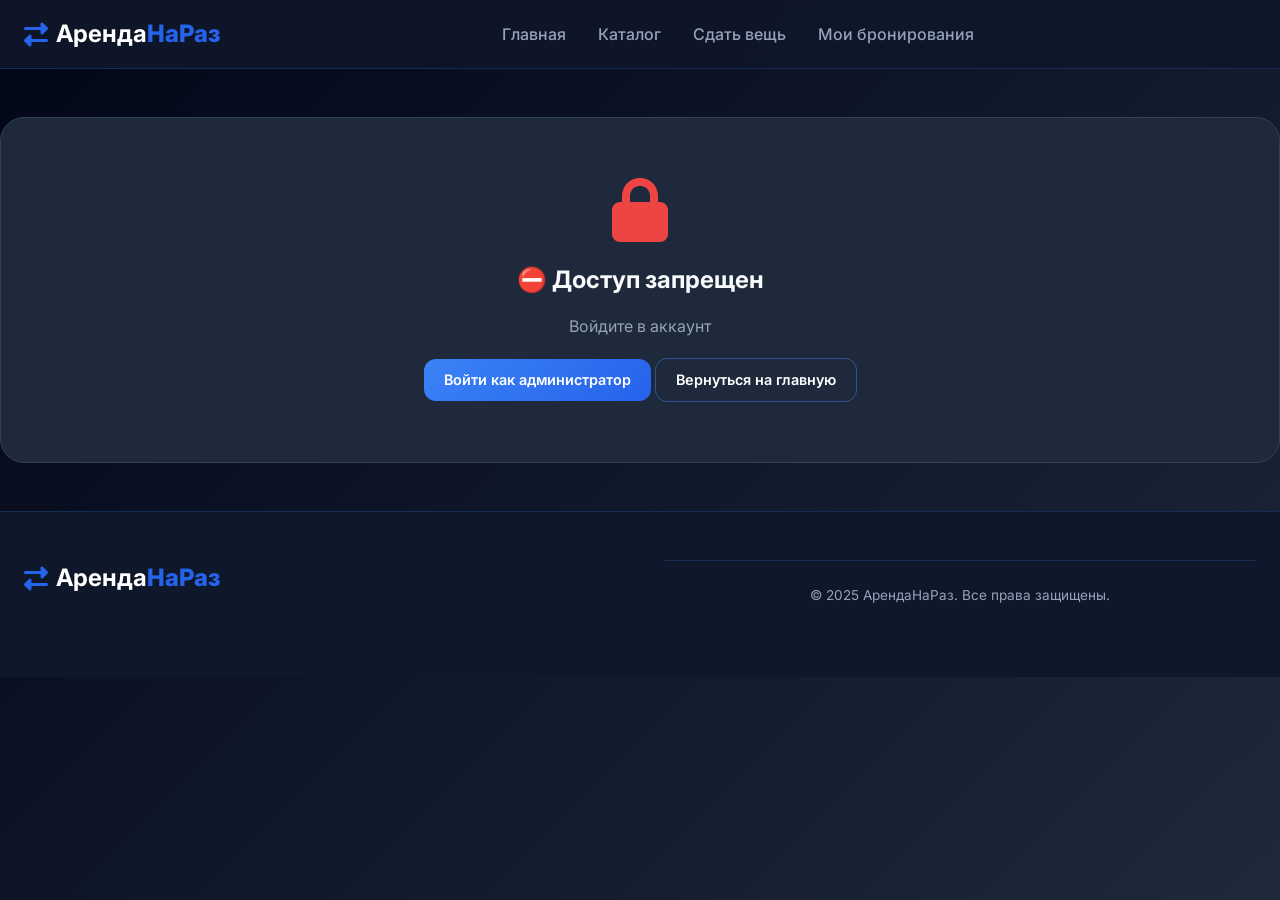
<file: admin.html>
<!DOCTYPE html>
<html lang="ru">
<head>
    <meta charset="UTF-8">
    <meta name="viewport" content="width=device-width, initial-scale=1.0">
    <title>Админ-панель | Аренда на раз</title>
    <link rel="stylesheet" href="css/style.css">
    <link href="https://fonts.googleapis.com/css2?family=Inter:wght@300;400;500;600;700;800&display=swap" rel="stylesheet">
    <link rel="stylesheet" href="https://cdnjs.cloudflare.com/ajax/libs/font-awesome/6.4.0/css/all.min.css">
    <style>
        .admin-container {
            padding: 48px 0;
        }
        .users-table {
            width: 100%;
            background: var(--card-bg);
            border-radius: 16px;
            overflow-x: auto;
            border: 1px solid var(--border);
        }
        .users-table table {
            width: 100%;
            border-collapse: collapse;
        }
        .users-table th, .users-table td {
            padding: 12px 16px;
            text-align: left;
            border-bottom: 1px solid var(--border);
        }
        .users-table th {
            background: var(--gray);
            color: var(--primary);
        }
        .export-btn {
            background: var(--primary);
            color: white;
            padding: 10px 20px;
            border-radius: 12px;
            text-decoration: none;
            display: inline-block;
            margin-bottom: 20px;
            border: none;
            cursor: pointer;
        }
        .access-denied {
            text-align: center;
            padding: 60px 20px;
            background: var(--card-bg);
            border-radius: 24px;
            border: 1px solid var(--border);
        }
        .access-denied i {
            font-size: 4rem;
            color: var(--danger);
            margin-bottom: 20px;
        }
        .access-denied h2 {
            margin-bottom: 16px;
        }
        .access-denied p {
            color: var(--text-muted);
        }
    </style>
</head>
<body>
    <header class="header">
        <nav class="nav container">
            <a href="index.html" class="logo">
                <i class="fas fa-exchange-alt"></i>
                <span>Аренда<span class="accent">НаРаз</span></span>
            </a>
            <div class="nav-links">
                <a href="index.html">Главная</a>
                <a href="catalog.html">Каталог</a>
                <a href="create-listing.html">Сдать вещь</a>
                <a href="bookings.html">Мои бронирования</a>
            </div>
            <div class="nav-user" id="navUser"></div>
        </nav>
    </header>

    <main>
        <div class="container admin-container" id="adminContent">
            <div style="text-align: center; padding: 48px;">
                <i class="fas fa-spinner fa-spin"></i> Проверка прав доступа...
            </div>
        </div>
    </main>

    <footer class="footer">
        <div class="container">
            <div class="footer-content">
                <div class="footer-brand">
                    <a href="index.html" class="logo">
                        <i class="fas fa-exchange-alt"></i>
                        <span>Аренда<span class="accent">НаРаз</span></span>
                    </a>
                </div>
                <div class="footer-bottom">
                    <p>&copy; 2025 АрендаНаРаз. Все права защищены.</p>
                </div>
            </div>
        </div>
    </footer>

    <script src="js/app.js"></script>
    <script>
        // ============================================
        // АДМИН-ПАНЕЛЬ - ТОЛЬКО ДЛЯ АДМИНИСТРАТОРА
        // ============================================
        
        // EMAIL АДМИНИСТРАТОРА (ИЗМЕНИТЕ НА СВОЙ!)
        const ADMIN_EMAIL = 'mishkakirill12@gmail.com';
        
        function checkAdminAccess() {
            // Получаем текущего пользователя из localStorage
            const currentUser = JSON.parse(localStorage.getItem('currentUser'));
            
            if (!currentUser) {
                // Пользователь не авторизован
                showAccessDenied('Войдите в аккаунт');
                return false;
            }
            
            if (currentUser.email !== ADMIN_EMAIL) {
                // Пользователь не является администратором
                showAccessDenied('У вас нет доступа к админ-панели');
                return false;
            }
            
            return true;
        }
        
        function showAccessDenied(message) {
            const container = document.getElementById('adminContent');
            container.innerHTML = `
                <div class="access-denied">
                    <i class="fas fa-lock"></i>
                    <h2>⛔ Доступ запрещен</h2>
                    <p>${message}</p>
                    <p style="margin-top: 20px;">
                        <a href="auth.html" class="btn btn-primary">Войти как администратор</a>
                        <a href="index.html" class="btn btn-outline">Вернуться на главную</a>
                    </p>
                </div>
            `;
        }
        
        function loadUsers() {
            const usersData = localStorage.getItem('users');
            if (usersData) {
                const users = JSON.parse(usersData);
                displayUsers(users);
            } else {
                document.getElementById('usersTable').innerHTML = '<div style="text-align:center; padding:48px;">Нет зарегистрированных пользователей</div>';
            }
        }
        
        function displayUsers(users) {
            document.getElementById('totalCount').textContent = users.length;
            
            if (users.length === 0) {
                document.getElementById('usersTable').innerHTML = '<div style="text-align:center; padding:48px;">Нет пользователей</div>';
                return;
            }
            
            const table = `
                <table>
                    <thead>
                        <tr>
                            <th>ID</th>
                            <th>Имя</th>
                            <th>Email</th>
                            <th>Телефон</th>
                            <th>Дата регистрации</th>
                            <th>Действия</th>
                        </tr>
                    </thead>
                    <tbody>
                        ${users.map(user => `
                            <tr>
                                <td>${user.id}</td>
                                <td>${user.name} ${user.email === ADMIN_EMAIL ? '<span style="color:var(--primary);">👑 Админ</span>' : ''}</td>
                                <td>${user.email}</td>
                                <td>${user.phone || '-'}</td>
                                <td>${user.createdAt ? new Date(user.createdAt).toLocaleString('ru-RU') : '-'}</td>
                                <td>
                                    ${user.email !== ADMIN_EMAIL ? `
                                        <button onclick="deleteUser('${user.id}')" style="background:var(--danger); color:white; border:none; padding:4px 12px; border-radius:8px; cursor:pointer;">
                                            <i class="fas fa-trash"></i> Удалить
                                        </button>
                                    ` : '<span style="color:var(--primary);">Администратор</span>'}
                                </td>
                            </tr>
                        `).join('')}
                    </tbody>
                </table>
            `;
            document.getElementById('usersTable').innerHTML = table;
        }
        
        function deleteUser(userId) {
            if (confirm('Удалить этого пользователя?')) {
                const usersData = localStorage.getItem('users');
                let users = JSON.parse(usersData);
                users = users.filter(u => u.id !== userId);
                localStorage.setItem('users', JSON.stringify(users));
                
                // Если удалили текущего пользователя, выходим
                const currentUser = JSON.parse(localStorage.getItem('currentUser'));
                if (currentUser && currentUser.id === userId) {
                    localStorage.removeItem('currentUser');
                    showNotification('Ваш аккаунт был удален', 'error');
                    setTimeout(() => {
                        window.location.href = 'index.html';
                    }, 1500);
                }
                
                loadUsers();
                document.getElementById('totalCount').textContent = users.length;
                showNotification('Пользователь удален', 'success');
            }
        }
        
        function exportToCSV() {
            const usersData = localStorage.getItem('users');
            if (!usersData) return;
            
            const users = JSON.parse(usersData);
            const headers = ['ID', 'Имя', 'Email', 'Телефон', 'Дата регистрации'];
            const rows = users.map(user => [
                user.id,
                user.name,
                user.email,
                user.phone || '',
                user.createdAt ? new Date(user.createdAt).toLocaleString('ru-RU') : ''
            ]);
            
            const csvContent = [headers, ...rows]
                .map(row => row.map(cell => `"${cell}"`).join(','))
                .join('\n');
            
            const blob = new Blob([csvContent], { type: 'text/csv;charset=utf-8;' });
            const link = document.createElement('a');
            const url = URL.createObjectURL(blob);
            link.setAttribute('href', url);
            link.setAttribute('download', `users_${new Date().toISOString().slice(0,10)}.csv`);
            link.style.display = 'none';
            document.body.appendChild(link);
            link.click();
            document.body.removeChild(link);
            URL.revokeObjectURL(url);
            
            showNotification('Экспорт завершен', 'success');
        }
        
        function showNotification(message, type) {
            const notification = document.createElement('div');
            notification.textContent = message;
            notification.style.cssText = `
                position: fixed;
                top: 20px;
                right: 20px;
                padding: 12px 24px;
                border-radius: 12px;
                background: ${type === 'success' ? '#10b981' : '#ef4444'};
                color: white;
                z-index: 1000;
                font-weight: 500;
            `;
            document.body.appendChild(notification);
            setTimeout(() => notification.remove(), 3000);
        }
        
        // Загрузка страницы
        document.addEventListener('DOMContentLoaded', () => {
            if (checkAdminAccess()) {
                // Загружаем админ-панель
                const container = document.getElementById('adminContent');
                container.innerHTML = `
                    <h1>👑 Админ-панель</h1>
                    <p>Всего пользователей: <strong id="totalCount">0</strong></p>
                    
                    <div style="display: flex; gap: 16px; margin-bottom: 20px;">
                        <button onclick="exportToCSV()" class="export-btn">
                            <i class="fas fa-download"></i> Экспортировать в CSV
                        </button>
                        <button onclick="loadUsers()" class="export-btn" style="background: var(--gray-light);">
                            <i class="fas fa-sync-alt"></i> Обновить
                        </button>
                    </div>
                    
                    <div class="users-table" id="usersTable">
                        <div style="text-align: center; padding: 48px;">
                            <i class="fas fa-spinner fa-spin"></i> Загрузка...
                        </div>
                    </div>
                `;
                loadUsers();
            }
        });
    </script>
</body>
</html>
</file>
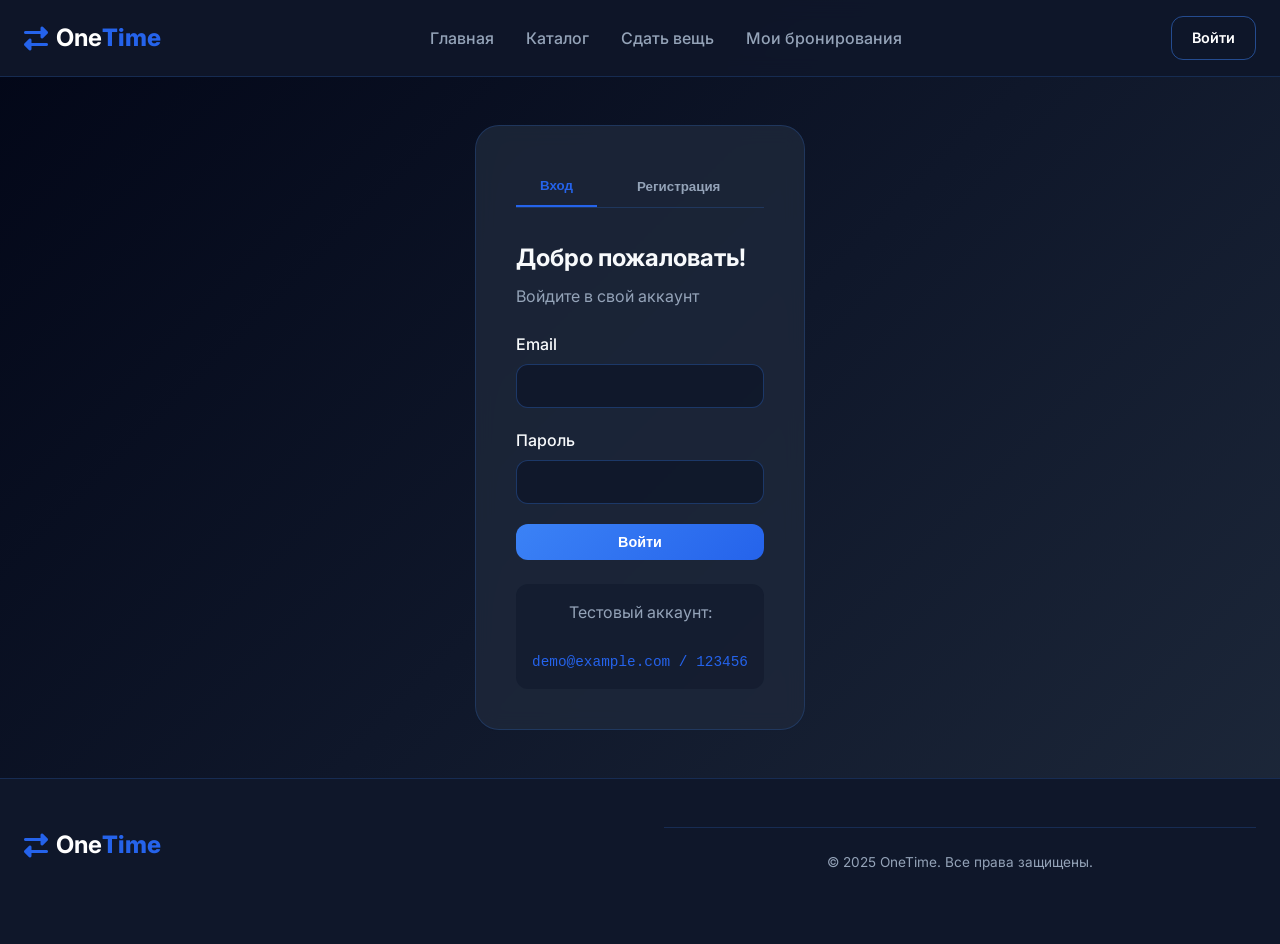
<file: auth.html>
<!DOCTYPE html>
<html lang="ru">
<head>
    <meta charset="UTF-8">
    <meta name="viewport" content="width=device-width, initial-scale=1.0">
    <title>Вход | OneTime</title>
    <link rel="stylesheet" href="css/style.css">
    <link href="https://fonts.googleapis.com/css2?family=Inter:wght@300;400;500;600;700;800&display=swap" rel="stylesheet">
    <link rel="stylesheet" href="https://cdnjs.cloudflare.com/ajax/libs/font-awesome/6.4.0/css/all.min.css">
</head>
<body>
    <header class="header">
        <nav class="nav container">
            <a href="index.html" class="logo">
                <i class="fas fa-exchange-alt"></i>
                <span>One<span class="accent">Time</span></span>
            </a>
            <div class="nav-links">
                <a href="index.html">Главная</a>
                <a href="catalog.html">Каталог</a>
                <a href="create-listing.html">Сдать вещь</a>
                <a href="bookings.html">Мои бронирования</a>
            </div>
            <div class="nav-user">
                <a href="login.html" class="btn btn-outline" id="loginBtn">Войти</a>
            </div>
        </nav>
    </header>

    <main>
        <div class="auth-section">
            <div class="container">
                <div class="auth-card">
                    <div class="auth-tabs">
                        <button class="auth-tab active" data-auth="login">Вход</button>
                        <button class="auth-tab" data-auth="register">Регистрация</button>
                    </div>

                    <div class="auth-form active" id="loginForm">
                        <h2>Добро пожаловать!</h2>
                        <p>Войдите в свой аккаунт</p>
                        <form id="loginFormElement">
                            <div class="form-group">
                                <label>Email</label>
                                <input type="email" id="loginEmail" class="form-control" required>
                            </div>
                            <div class="form-group">
                                <label>Пароль</label>
                                <input type="password" id="loginPassword" class="form-control" required>
                            </div>
                            <button type="submit" class="btn btn-primary btn-full">Войти</button>
                        </form>
                        <div class="demo-credentials">
                            <p>Тестовый аккаунт:</p>
                            <code>demo@example.com / 123456</code>
                        </div>
                    </div>

                    <div class="auth-form" id="registerForm">
                        <h2>Создать аккаунт</h2>
                        <p>Присоединяйтесь к сообществу</p>
                        <form id="registerFormElement">
                            <div class="form-group">
                                <label>Имя *</label>
                                <input type="text" id="regName" class="form-control" required>
                            </div>
                            <div class="form-group">
                                <label>Email *</label>
                                <input type="email" id="regEmail" class="form-control" required>
                            </div>
                            <div class="form-group">
                                <label>Телефон</label>
                                <input type="tel" id="regPhone" class="form-control">
                            </div>
                            <div class="form-group">
                                <label>Пароль *</label>
                                <input type="password" id="regPassword" class="form-control" required>
                            </div>
                            <div class="form-group">
                                <label>Подтвердите пароль *</label>
                                <input type="password" id="regConfirmPassword" class="form-control" required>
                            </div>
                            <button type="submit" class="btn btn-primary btn-full">Зарегистрироваться</button>
                        </form>
                    </div>
                </div>
            </div>
        </div>
    </main>

    <footer class="footer">
        <div class="container">
            <div class="footer-content">
                <div class="footer-brand">
                    <a href="index.html" class="logo">
                        <i class="fas fa-exchange-alt"></i>
                        <span>One<span class="accent">Time</span></span>
                    </a>
                </div>
                <div class="footer-bottom">
                    <p>&copy; 2025 OneTime. Все права защищены.</p>
                </div>
            </div>
        </div>
    </footer>

    <script>
        (function() {
            console.log('🔵 auth.html загружен');
            
            function showNotification(message, type) {
                const notification = document.createElement('div');
                notification.textContent = message;
                notification.style.cssText = `
                    position: fixed;
                    top: 20px;
                    right: 20px;
                    padding: 12px 24px;
                    border-radius: 12px;
                    background: ${type === 'success' ? '#10b981' : '#ef4444'};
                    color: white;
                    z-index: 1000;
                    font-weight: 500;
                    z-index: 10000;
                `;
                document.body.appendChild(notification);
                setTimeout(() => notification.remove(), 2000);
            }
            
            // Функция перенаправления с принудительной перезагрузкой
            function redirectToHome() {
                console.log('🔄 Перенаправление на главную...');
                window.location.href = 'index.html';
            }
            
            // ========== РЕГИСТРАЦИЯ ==========
            const registerForm = document.getElementById('registerFormElement');
            if (registerForm) {
                console.log('✅ Форма регистрации найдена');
                registerForm.addEventListener('submit', function(e) {
                    e.preventDefault();
                    console.log('🔵 Отправка регистрации');
                    
                    const name = document.getElementById('regName').value.trim();
                    const email = document.getElementById('regEmail').value.trim();
                    const phone = document.getElementById('regPhone').value.trim();
                    const password = document.getElementById('regPassword').value;
                    const confirmPassword = document.getElementById('regConfirmPassword').value;
                    
                    if (!name || !email || !password) {
                        showNotification('Заполните все обязательные поля', 'error');
                        return;
                    }
                    
                    if (password !== confirmPassword) {
                        showNotification('Пароли не совпадают', 'error');
                        return;
                    }
                    
                    if (password.length < 4) {
                        showNotification('Пароль должен быть минимум 4 символа', 'error');
                        return;
                    }
                    
                    let users = JSON.parse(localStorage.getItem('users')) || [];
                    
                    if (users.find(u => u.email === email)) {
                        showNotification('Пользователь уже существует', 'error');
                        return;
                    }
                    
                    const newUser = {
                        id: Date.now().toString(),
                        name: name,
                        email: email,
                        password: password,
                        phone: phone || '',
                        address: '',
                        rating: null,
                        createdAt: new Date().toISOString()
                    };
                    
                    users.push(newUser);
                    localStorage.setItem('users', JSON.stringify(users));
                    localStorage.setItem('currentUser', JSON.stringify(newUser));
                    
                    console.log('✅ Пользователь сохранен:', newUser);
                    console.log('📦 currentUser в localStorage:', localStorage.getItem('currentUser'));
                    
                    showNotification('Регистрация успешна!', 'success');
                    setTimeout(redirectToHome, 1500);
                });
            }
            
            // ========== ВХОД ==========
            const loginForm = document.getElementById('loginFormElement');
            if (loginForm) {
                console.log('✅ Форма входа найдена');
                loginForm.addEventListener('submit', function(e) {
                    e.preventDefault();
                    console.log('🔵 Отправка входа');
                    
                    const email = document.getElementById('loginEmail').value.trim();
                    const password = document.getElementById('loginPassword').value;
                    
                    console.log('📧 Email:', email);
                    
                    const users = JSON.parse(localStorage.getItem('users')) || [];
                    console.log('👥 Всего пользователей:', users.length);
                    
                    const user = users.find(u => u.email === email && u.password === password);
                    
                    if (user) {
                        console.log('✅ Пользователь найден:', user);
                        localStorage.setItem('currentUser', JSON.stringify(user));
                        console.log('📦 currentUser сохранен:', localStorage.getItem('currentUser'));
                        
                        showNotification('Вход выполнен!', 'success');
                        
                        // Принудительное перенаправление
                        setTimeout(function() {
                            console.log('🔄 Перенаправление на главную...');
                            window.location.href = 'index.html';
                        }, 1000);
                    } else {
                        console.log('❌ Пользователь не найден');
                        showNotification('Неверный email или пароль', 'error');
                    }
                });
            }
            
            // Переключение табов
            const tabs = document.querySelectorAll('.auth-tab');
            tabs.forEach(tab => {
                tab.addEventListener('click', () => {
                    tabs.forEach(t => t.classList.remove('active'));
                    tab.classList.add('active');
                    document.querySelectorAll('.auth-form').forEach(f => f.classList.remove('active'));
                    document.getElementById(tab.dataset.auth + 'Form').classList.add('active');
                });
            });
            
            // Проверка: если уже залогинены, перенаправляем на главную
            const alreadyLoggedIn = localStorage.getItem('currentUser');
            if (alreadyLoggedIn) {
                console.log('👤 Пользователь уже залогинен, перенаправление...');
                window.location.href = 'index.html';
            }
        })();
    </script>
</body>
</html>
</file>
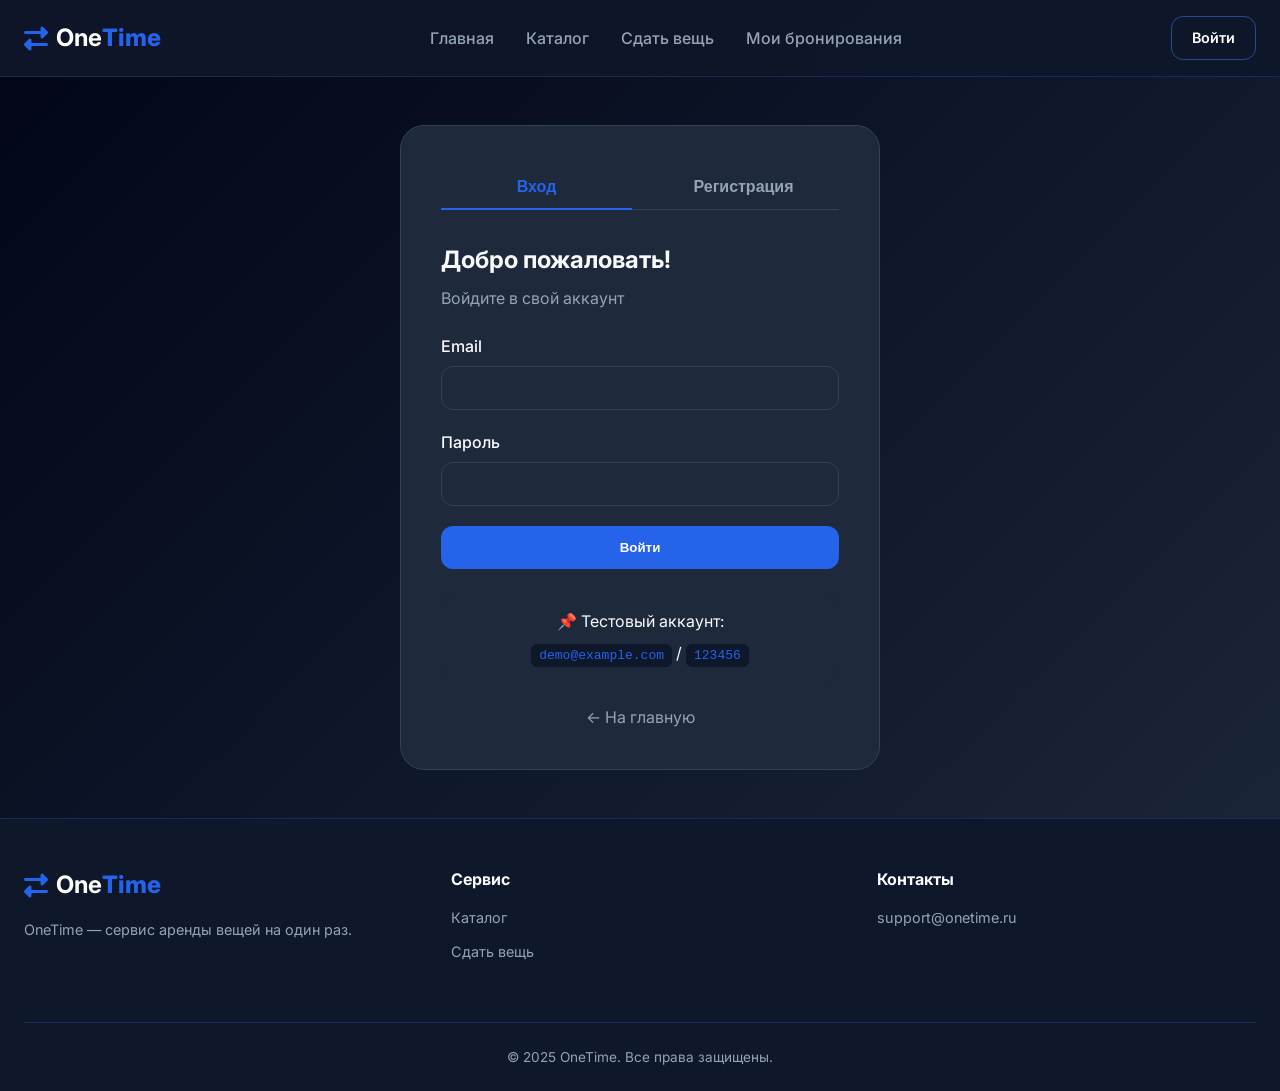
<file: login-new.html>
<!DOCTYPE html>
<html lang="ru">
<head>
    <meta charset="UTF-8">
    <meta name="viewport" content="width=device-width, initial-scale=1.0">
    <title>Вход | OneTime</title>
    <link rel="stylesheet" href="css/style.css">
    <link href="https://fonts.googleapis.com/css2?family=Inter:wght@300;400;500;600;700;800&display=swap" rel="stylesheet">
    <link rel="stylesheet" href="https://cdnjs.cloudflare.com/ajax/libs/font-awesome/6.4.0/css/all.min.css">
</head>
<body>
    <header class="header">
        <nav class="nav container">
            <a href="index.html" class="logo">
                <i class="fas fa-exchange-alt"></i>
                <span>One<span class="accent">Time</span></span>
            </a>
            <div class="nav-links">
                <a href="index.html">Главная</a>
                <a href="catalog.html">Каталог</a>
                <a href="create-listing.html">Сдать вещь</a>
                <a href="bookings.html">Мои бронирования</a>
            </div>
            <div class="nav-user">
                <a href="login.html" class="btn btn-outline">Войти</a>
            </div>
        </nav>
    </header>

    <main style="min-height: calc(100vh - 300px); display: flex; align-items: center; justify-content: center; padding: 48px 24px;">
        <div style="max-width: 480px; width: 100%; background: var(--card-bg); border-radius: 24px; padding: 40px; border: 1px solid var(--border);">
            <div style="display: flex; gap: 16px; margin-bottom: 32px; border-bottom: 1px solid var(--border);">
                <button id="tabLogin" style="flex: 1; text-align: center; padding: 12px 0; background: none; border: none; color: var(--primary); font-weight: 600; font-size: 1rem; cursor: pointer; border-bottom: 2px solid var(--primary); margin-bottom: -1px;">Вход</button>
                <button id="tabRegister" style="flex: 1; text-align: center; padding: 12px 0; background: none; border: none; color: var(--text-muted); font-weight: 600; font-size: 1rem; cursor: pointer;">Регистрация</button>
            </div>

            <!-- Форма входа -->
            <div id="loginFormBlock">
                <h2 style="font-size: 1.5rem; margin-bottom: 8px;">Добро пожаловать!</h2>
                <p style="color: var(--text-muted); margin-bottom: 24px;">Войдите в свой аккаунт</p>
                <form id="loginForm">
                    <div style="margin-bottom: 20px;">
                        <label style="display: block; margin-bottom: 8px; font-weight: 500;">Email</label>
                        <input type="email" id="loginEmail" style="width: 100%; padding: 12px 16px; background: var(--gray); border: 1px solid var(--border); border-radius: 12px; color: var(--text); font-size: 1rem;">
                    </div>
                    <div style="margin-bottom: 20px;">
                        <label style="display: block; margin-bottom: 8px; font-weight: 500;">Пароль</label>
                        <input type="password" id="loginPassword" style="width: 100%; padding: 12px 16px; background: var(--gray); border: 1px solid var(--border); border-radius: 12px; color: var(--text); font-size: 1rem;">
                    </div>
                    <button type="submit" style="width: 100%; padding: 14px; background: var(--primary); color: white; border: none; border-radius: 12px; font-weight: 600; cursor: pointer;">Войти</button>
                </form>
                <div style="margin-top: 24px; padding: 16px; background: var(--gray); border-radius: 12px; text-align: center;">
                    <p style="margin-bottom: 8px;">📌 Тестовый аккаунт:</p>
                    <code style="background: var(--dark); padding: 4px 8px; border-radius: 6px; color: var(--primary);">demo@example.com</code> / <code style="background: var(--dark); padding: 4px 8px; border-radius: 6px; color: var(--primary);">123456</code>
                </div>
                <div style="text-align: center; margin-top: 24px;">
                    <a href="index.html" style="color: var(--text-muted); text-decoration: none;">← На главную</a>
                </div>
            </div>

            <!-- Форма регистрации -->
            <div id="registerFormBlock" style="display: none;">
                <h2 style="font-size: 1.5rem; margin-bottom: 8px;">Создать аккаунт</h2>
                <p style="color: var(--text-muted); margin-bottom: 24px;">Присоединяйтесь к сообществу</p>
                <form id="registerForm">
                    <div style="margin-bottom: 20px;">
                        <label style="display: block; margin-bottom: 8px; font-weight: 500;">Имя *</label>
                        <input type="text" id="regName" style="width: 100%; padding: 12px 16px; background: var(--gray); border: 1px solid var(--border); border-radius: 12px; color: var(--text); font-size: 1rem;">
                    </div>
                    <div style="margin-bottom: 20px;">
                        <label style="display: block; margin-bottom: 8px; font-weight: 500;">Email *</label>
                        <input type="email" id="regEmail" style="width: 100%; padding: 12px 16px; background: var(--gray); border: 1px solid var(--border); border-radius: 12px; color: var(--text); font-size: 1rem;">
                    </div>
                    <div style="margin-bottom: 20px;">
                        <label style="display: block; margin-bottom: 8px; font-weight: 500;">Телефон</label>
                        <input type="tel" id="regPhone" style="width: 100%; padding: 12px 16px; background: var(--gray); border: 1px solid var(--border); border-radius: 12px; color: var(--text); font-size: 1rem;">
                    </div>
                    <div style="margin-bottom: 20px;">
                        <label style="display: block; margin-bottom: 8px; font-weight: 500;">Пароль *</label>
                        <input type="password" id="regPassword" style="width: 100%; padding: 12px 16px; background: var(--gray); border: 1px solid var(--border); border-radius: 12px; color: var(--text); font-size: 1rem;">
                    </div>
                    <div style="margin-bottom: 20px;">
                        <label style="display: block; margin-bottom: 8px; font-weight: 500;">Подтвердите пароль *</label>
                        <input type="password" id="regConfirmPassword" style="width: 100%; padding: 12px 16px; background: var(--gray); border: 1px solid var(--border); border-radius: 12px; color: var(--text); font-size: 1rem;">
                    </div>
                    <button type="submit" style="width: 100%; padding: 14px; background: var(--primary); color: white; border: none; border-radius: 12px; font-weight: 600; cursor: pointer;">Зарегистрироваться</button>
                </form>
                <div style="text-align: center; margin-top: 24px;">
                    <a href="index.html" style="color: var(--text-muted); text-decoration: none;">← На главную</a>
                </div>
            </div>
        </div>
    </main>

    <footer class="footer">
        <div class="container">
            <div class="footer-content">
                <div class="footer-brand">
                    <a href="index.html" class="logo">
                        <i class="fas fa-exchange-alt"></i>
                        <span>One<span class="accent">Time</span></span>
                    </a>
                    <p>OneTime — сервис аренды вещей на один раз.</p>
                </div>
                <div class="footer-links">
                    <h4>Сервис</h4>
                    <a href="catalog.html">Каталог</a>
                    <a href="create-listing.html">Сдать вещь</a>
                </div>
                <div class="footer-links">
                    <h4>Контакты</h4>
                    <a href="mailto:support@onetime.ru">support@onetime.ru</a>
                </div>
            </div>
            <div class="footer-bottom">
                <p>&copy; 2025 OneTime. Все права защищены.</p>
            </div>
        </div>
    </footer>

    <script>
        // Функция красивого уведомления (без alert!)
        function showNotification(message, type) {
            // Удаляем старые уведомления, если есть
            const oldNotifications = document.querySelectorAll('.custom-notification');
            oldNotifications.forEach(n => n.remove());
            
            const notification = document.createElement('div');
            notification.className = 'custom-notification';
            notification.textContent = message;
            notification.style.cssText = `
                position: fixed;
                top: 20px;
                right: 20px;
                padding: 12px 24px;
                border-radius: 12px;
                background: ${type === 'success' ? '#10b981' : '#ef4444'};
                color: white;
                z-index: 9999;
                font-weight: 500;
                font-size: 14px;
                box-shadow: 0 4px 12px rgba(0,0,0,0.3);
                animation: slideIn 0.3s ease;
            `;
            document.body.appendChild(notification);
            
            setTimeout(() => {
                notification.style.animation = 'slideOut 0.3s ease';
                setTimeout(() => notification.remove(), 300);
            }, 2500);
        }

        // Добавляем анимации
        const style = document.createElement('style');
        style.textContent = `
            @keyframes slideIn {
                from {
                    transform: translateX(100%);
                    opacity: 0;
                }
                to {
                    transform: translateX(0);
                    opacity: 1;
                }
            }
            @keyframes slideOut {
                from {
                    transform: translateX(0);
                    opacity: 1;
                }
                to {
                    transform: translateX(100%);
                    opacity: 0;
                }
            }
        `;
        document.head.appendChild(style);

        // Переключение между вкладками
        const tabLogin = document.getElementById('tabLogin');
        const tabRegister = document.getElementById('tabRegister');
        const loginBlock = document.getElementById('loginFormBlock');
        const registerBlock = document.getElementById('registerFormBlock');

        tabLogin.addEventListener('click', function() {
            tabLogin.style.color = 'var(--primary)';
            tabLogin.style.borderBottom = '2px solid var(--primary)';
            tabRegister.style.color = 'var(--text-muted)';
            tabRegister.style.borderBottom = 'none';
            loginBlock.style.display = 'block';
            registerBlock.style.display = 'none';
        });

        tabRegister.addEventListener('click', function() {
            tabRegister.style.color = 'var(--primary)';
            tabRegister.style.borderBottom = '2px solid var(--primary)';
            tabLogin.style.color = 'var(--text-muted)';
            tabLogin.style.borderBottom = 'none';
            registerBlock.style.display = 'block';
            loginBlock.style.display = 'none';
        });

        // Вход (без alert!)
        document.getElementById('loginForm').addEventListener('submit', function(e) {
            e.preventDefault();
            const email = document.getElementById('loginEmail').value.trim();
            const password = document.getElementById('loginPassword').value;
            
            if (!email || !password) {
                showNotification('Заполните email и пароль', 'error');
                return;
            }
            
            const users = JSON.parse(localStorage.getItem('users')) || [];
            const user = users.find(u => u.email === email && u.password === password);
            
            if (user) {
                localStorage.setItem('currentUser', JSON.stringify(user));
                showNotification('Вход выполнен!', 'success');
                setTimeout(() => {
                    window.location.href = 'index.html';
                }, 1000);
            } else {
                showNotification('Неверный email или пароль', 'error');
            }
        });

        // Регистрация (без alert!)
        document.getElementById('registerForm').addEventListener('submit', function(e) {
            e.preventDefault();
            const name = document.getElementById('regName').value.trim();
            const email = document.getElementById('regEmail').value.trim();
            const phone = document.getElementById('regPhone').value.trim();
            const password = document.getElementById('regPassword').value;
            const confirmPassword = document.getElementById('regConfirmPassword').value;
            
            if (!name || !email || !password) {
                showNotification('Заполните все обязательные поля', 'error');
                return;
            }
            
            if (password !== confirmPassword) {
                showNotification('Пароли не совпадают', 'error');
                return;
            }
            
            if (password.length < 4) {
                showNotification('Пароль должен быть минимум 4 символа', 'error');
                return;
            }
            
            let users = JSON.parse(localStorage.getItem('users')) || [];
            if (users.find(u => u.email === email)) {
                showNotification('Пользователь уже существует', 'error');
                return;
            }
            
            const newUser = {
                id: Date.now().toString(),
                name: name,
                email: email,
                password: password,
                phone: phone || '',
                address: '',
                rating: null,
                createdAt: new Date().toISOString()
            };
            
            users.push(newUser);
            localStorage.setItem('users', JSON.stringify(users));
            localStorage.setItem('currentUser', JSON.stringify(newUser));
            
            showNotification('Регистрация успешна!', 'success');
            setTimeout(() => {
                window.location.href = 'index.html';
            }, 1500);
        });
    </script>
</body>
</html>
</file>
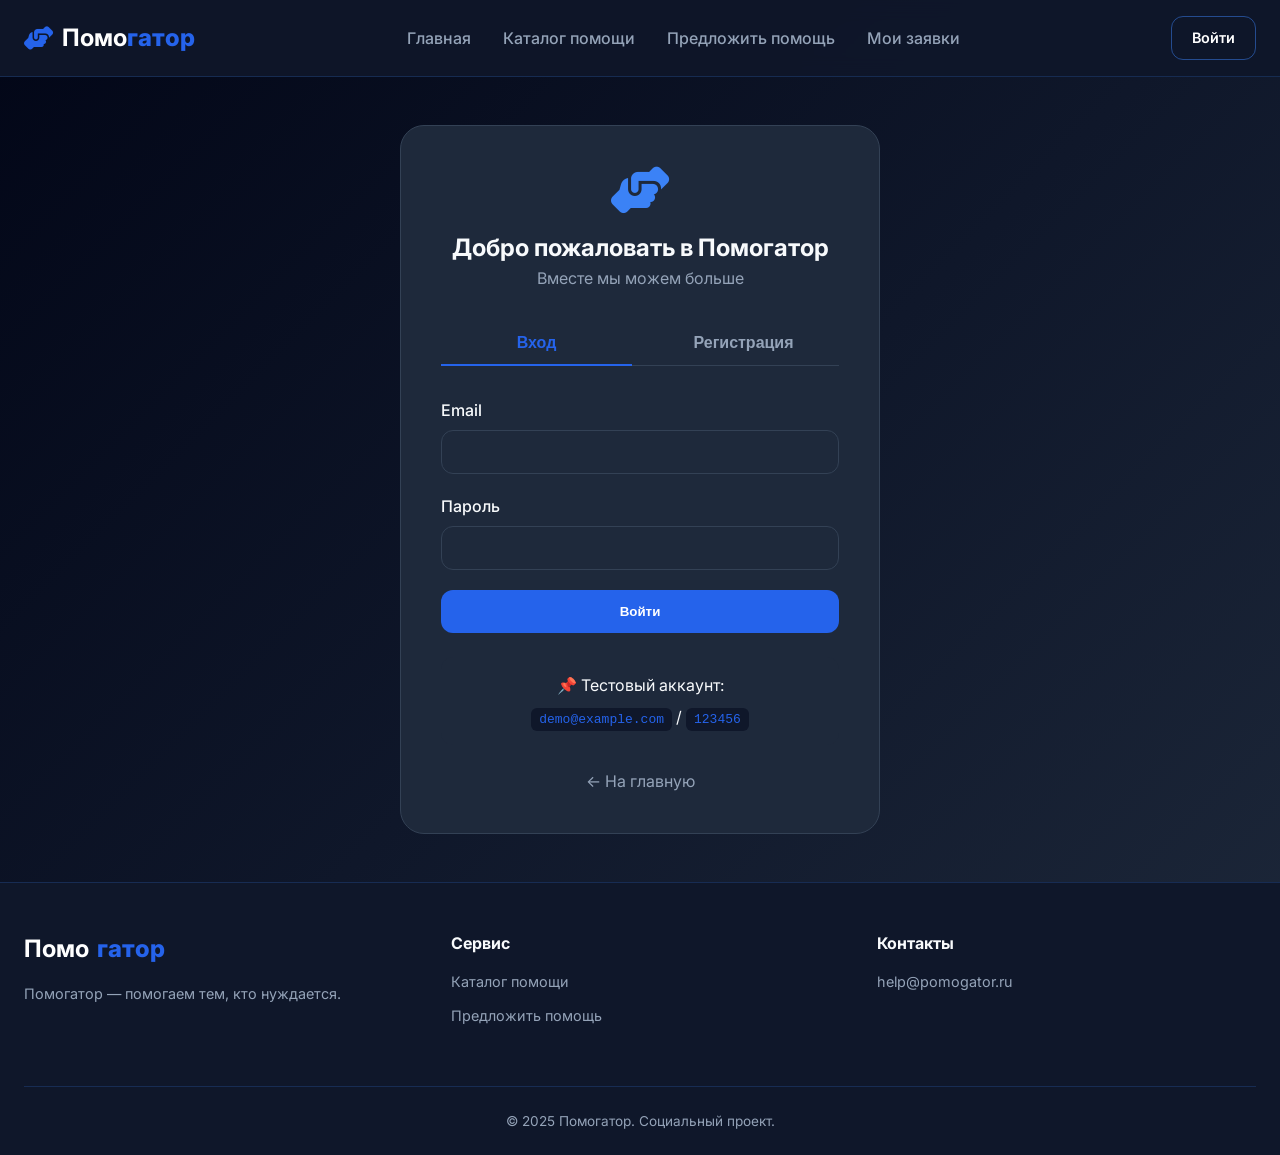
<file: login.html>
<!DOCTYPE html>
<html lang="ru">
<head>
    <meta charset="UTF-8">
    <meta name="viewport" content="width=device-width, initial-scale=1.0">
    <title>Вход | Помогатор</title>
    <link rel="stylesheet" href="css/style.css">
    <link href="https://fonts.googleapis.com/css2?family=Inter:wght@300;400;500;600;700;800&display=swap" rel="stylesheet">
    <link rel="stylesheet" href="https://cdnjs.cloudflare.com/ajax/libs/font-awesome/6.4.0/css/all.min.css">
</head>
<body>
    <header class="header">
        <nav class="nav container">
            <a href="index.html" class="logo">
                <i class="fas fa-hands-helping"></i>
                <span>Помо<span class="accent">гатор</span></span>
            </a>
            <div class="nav-links">
                <a href="index.html">Главная</a>
                <a href="catalog.html">Каталог помощи</a>
                <a href="create-listing.html">Предложить помощь</a>
                <a href="bookings.html">Мои заявки</a>
            </div>
            <div class="nav-user">
                <a href="login.html" class="btn btn-outline">Войти</a>
            </div>
        </nav>
    </header>

    <main style="min-height: calc(100vh - 300px); display: flex; align-items: center; justify-content: center; padding: 48px 24px;">
        <div style="max-width: 480px; width: 100%; background: var(--card-bg); border-radius: 24px; padding: 40px; border: 1px solid var(--border);">
            <div style="text-align: center; margin-bottom: 32px;">
                <i class="fas fa-hands-helping" style="font-size: 3rem; color: var(--accent);"></i>
                <h2 style="margin-top: 16px;">Добро пожаловать в Помогатор</h2>
                <p style="color: var(--text-muted);">Вместе мы можем больше</p>
            </div>
            
            <div style="display: flex; gap: 16px; margin-bottom: 32px; border-bottom: 1px solid var(--border);">
                <button id="tabLogin" style="flex: 1; text-align: center; padding: 12px 0; background: none; border: none; color: var(--primary); font-weight: 600; font-size: 1rem; cursor: pointer; border-bottom: 2px solid var(--primary); margin-bottom: -1px;">Вход</button>
                <button id="tabRegister" style="flex: 1; text-align: center; padding: 12px 0; background: none; border: none; color: var(--text-muted); font-weight: 600; font-size: 1rem; cursor: pointer;">Регистрация</button>
            </div>

            <div id="loginFormBlock">
                <form id="loginForm">
                    <div style="margin-bottom: 20px;">
                        <label style="display: block; margin-bottom: 8px; font-weight: 500;">Email</label>
                        <input type="email" id="loginEmail" style="width: 100%; padding: 12px 16px; background: var(--gray); border: 1px solid var(--border); border-radius: 12px; color: var(--text); font-size: 1rem;">
                    </div>
                    <div style="margin-bottom: 20px;">
                        <label style="display: block; margin-bottom: 8px; font-weight: 500;">Пароль</label>
                        <input type="password" id="loginPassword" style="width: 100%; padding: 12px 16px; background: var(--gray); border: 1px solid var(--border); border-radius: 12px; color: var(--text); font-size: 1rem;">
                    </div>
                    <button type="submit" style="width: 100%; padding: 14px; background: var(--primary); color: white; border: none; border-radius: 12px; font-weight: 600; cursor: pointer;">Войти</button>
                </form>
                <div style="margin-top: 24px; padding: 16px; background: var(--gray); border-radius: 12px; text-align: center;">
                    <p style="margin-bottom: 8px;">📌 Тестовый аккаунт:</p>
                    <code style="background: var(--dark); padding: 4px 8px; border-radius: 6px; color: var(--primary);">demo@example.com</code> / <code style="background: var(--dark); padding: 4px 8px; border-radius: 6px; color: var(--primary);">123456</code>
                </div>
            </div>

            <div id="registerFormBlock" style="display: none;">
                <form id="registerForm">
                    <div style="margin-bottom: 20px;">
                        <label style="display: block; margin-bottom: 8px; font-weight: 500;">Имя *</label>
                        <input type="text" id="regName" style="width: 100%; padding: 12px 16px; background: var(--gray); border: 1px solid var(--border); border-radius: 12px; color: var(--text); font-size: 1rem;">
                    </div>
                    <div style="margin-bottom: 20px;">
                        <label style="display: block; margin-bottom: 8px; font-weight: 500;">Email *</label>
                        <input type="email" id="regEmail" style="width: 100%; padding: 12px 16px; background: var(--gray); border: 1px solid var(--border); border-radius: 12px; color: var(--text); font-size: 1rem;">
                    </div>
                    <div style="margin-bottom: 20px;">
                        <label style="display: block; margin-bottom: 8px; font-weight: 500;">Телефон</label>
                        <input type="tel" id="regPhone" style="width: 100%; padding: 12px 16px; background: var(--gray); border: 1px solid var(--border); border-radius: 12px; color: var(--text); font-size: 1rem;">
                    </div>
                    <div style="margin-bottom: 20px;">
                        <label style="display: block; margin-bottom: 8px; font-weight: 500;">Пароль *</label>
                        <input type="password" id="regPassword" style="width: 100%; padding: 12px 16px; background: var(--gray); border: 1px solid var(--border); border-radius: 12px; color: var(--text); font-size: 1rem;">
                    </div>
                    <div style="margin-bottom: 20px;">
                        <label style="display: block; margin-bottom: 8px; font-weight: 500;">Подтвердите пароль *</label>
                        <input type="password" id="regConfirmPassword" style="width: 100%; padding: 12px 16px; background: var(--gray); border: 1px solid var(--border); border-radius: 12px; color: var(--text); font-size: 1rem;">
                    </div>
                    <button type="submit" style="width: 100%; padding: 14px; background: var(--primary); color: white; border: none; border-radius: 12px; font-weight: 600; cursor: pointer;">Зарегистрироваться</button>
                </form>
            </div>
            <div style="text-align: center; margin-top: 24px;">
                <a href="index.html" style="color: var(--text-muted); text-decoration: none;">← На главную</a>
            </div>
        </div>
    </main>

    <footer class="footer">
        <div class="container">
            <div class="footer-content">
                <div class="footer-brand">
                    <a href="index.html" class="logo">Помо<span class="accent">гатор</span></a>
                    <p>Помогатор — помогаем тем, кто нуждается.</p>
                </div>
                <div class="footer-links">
                    <h4>Сервис</h4>
                    <a href="catalog.html">Каталог помощи</a>
                    <a href="create-listing.html">Предложить помощь</a>
                </div>
                <div class="footer-links">
                    <h4>Контакты</h4>
                    <a href="mailto:help@pomogator.ru">help@pomogator.ru</a>
                </div>
            </div>
            <div class="footer-bottom">
                <p>&copy; 2025 Помогатор. Социальный проект.</p>
            </div>
        </div>
    </footer>

    <script>
        function showNotification(message, type) {
            const oldNotifications = document.querySelectorAll('.custom-notification');
            oldNotifications.forEach(n => n.remove());
            
            const notification = document.createElement('div');
            notification.className = 'custom-notification';
            notification.textContent = message;
            notification.style.cssText = `
                position: fixed;
                top: 20px;
                right: 20px;
                padding: 12px 24px;
                border-radius: 12px;
                background: ${type === 'success' ? '#10b981' : '#ef4444'};
                color: white;
                z-index: 9999;
                font-weight: 500;
                font-size: 14px;
                box-shadow: 0 4px 12px rgba(0,0,0,0.3);
                animation: slideIn 0.3s ease;
            `;
            document.body.appendChild(notification);
            
            setTimeout(() => {
                notification.style.animation = 'slideOut 0.3s ease';
                setTimeout(() => notification.remove(), 300);
            }, 2500);
        }

        const style = document.createElement('style');
        style.textContent = `
            @keyframes slideIn {
                from { transform: translateX(100%); opacity: 0; }
                to { transform: translateX(0); opacity: 1; }
            }
            @keyframes slideOut {
                from { transform: translateX(0); opacity: 1; }
                to { transform: translateX(100%); opacity: 0; }
            }
        `;
        document.head.appendChild(style);

        const tabLogin = document.getElementById('tabLogin');
        const tabRegister = document.getElementById('tabRegister');
        const loginBlock = document.getElementById('loginFormBlock');
        const registerBlock = document.getElementById('registerFormBlock');

        tabLogin.addEventListener('click', function() {
            tabLogin.style.color = 'var(--primary)';
            tabLogin.style.borderBottom = '2px solid var(--primary)';
            tabRegister.style.color = 'var(--text-muted)';
            tabRegister.style.borderBottom = 'none';
            loginBlock.style.display = 'block';
            registerBlock.style.display = 'none';
        });

        tabRegister.addEventListener('click', function() {
            tabRegister.style.color = 'var(--primary)';
            tabRegister.style.borderBottom = '2px solid var(--primary)';
            tabLogin.style.color = 'var(--text-muted)';
            tabLogin.style.borderBottom = 'none';
            registerBlock.style.display = 'block';
            loginBlock.style.display = 'none';
        });

        document.getElementById('loginForm').addEventListener('submit', function(e) {
            e.preventDefault();
            const email = document.getElementById('loginEmail').value.trim();
            const password = document.getElementById('loginPassword').value;
            
            if (!email || !password) {
                showNotification('Заполните email и пароль', 'error');
                return;
            }
            
            const users = JSON.parse(localStorage.getItem('users')) || [];
            const user = users.find(u => u.email === email && u.password === password);
            
            if (user) {
                localStorage.setItem('currentUser', JSON.stringify(user));
                showNotification('Вход выполнен!', 'success');
                setTimeout(() => {
                    window.location.href = 'index.html';
                }, 1000);
            } else {
                showNotification('Неверный email или пароль', 'error');
            }
        });

        document.getElementById('registerForm').addEventListener('submit', function(e) {
            e.preventDefault();
            const name = document.getElementById('regName').value.trim();
            const email = document.getElementById('regEmail').value.trim();
            const phone = document.getElementById('regPhone').value.trim();
            const password = document.getElementById('regPassword').value;
            const confirmPassword = document.getElementById('regConfirmPassword').value;
            
            if (!name || !email || !password) {
                showNotification('Заполните все обязательные поля', 'error');
                return;
            }
            
            if (password !== confirmPassword) {
                showNotification('Пароли не совпадают', 'error');
                return;
            }
            
            if (password.length < 4) {
                showNotification('Пароль должен быть минимум 4 символа', 'error');
                return;
            }
            
            let users = JSON.parse(localStorage.getItem('users')) || [];
            if (users.find(u => u.email === email)) {
                showNotification('Пользователь уже существует', 'error');
                return;
            }
            
            const newUser = {
                id: Date.now().toString(),
                name: name,
                email: email,
                password: password,
                phone: phone || '',
                address: '',
                rating: null,
                createdAt: new Date().toISOString()
            };
            
            users.push(newUser);
            localStorage.setItem('users', JSON.stringify(users));
            localStorage.setItem('currentUser', JSON.stringify(newUser));
            
            showNotification('Регистрация успешна!', 'success');
            setTimeout(() => {
                window.location.href = 'index.html';
            }, 1500);
        });
    </script>
</body>
</html>
</file>
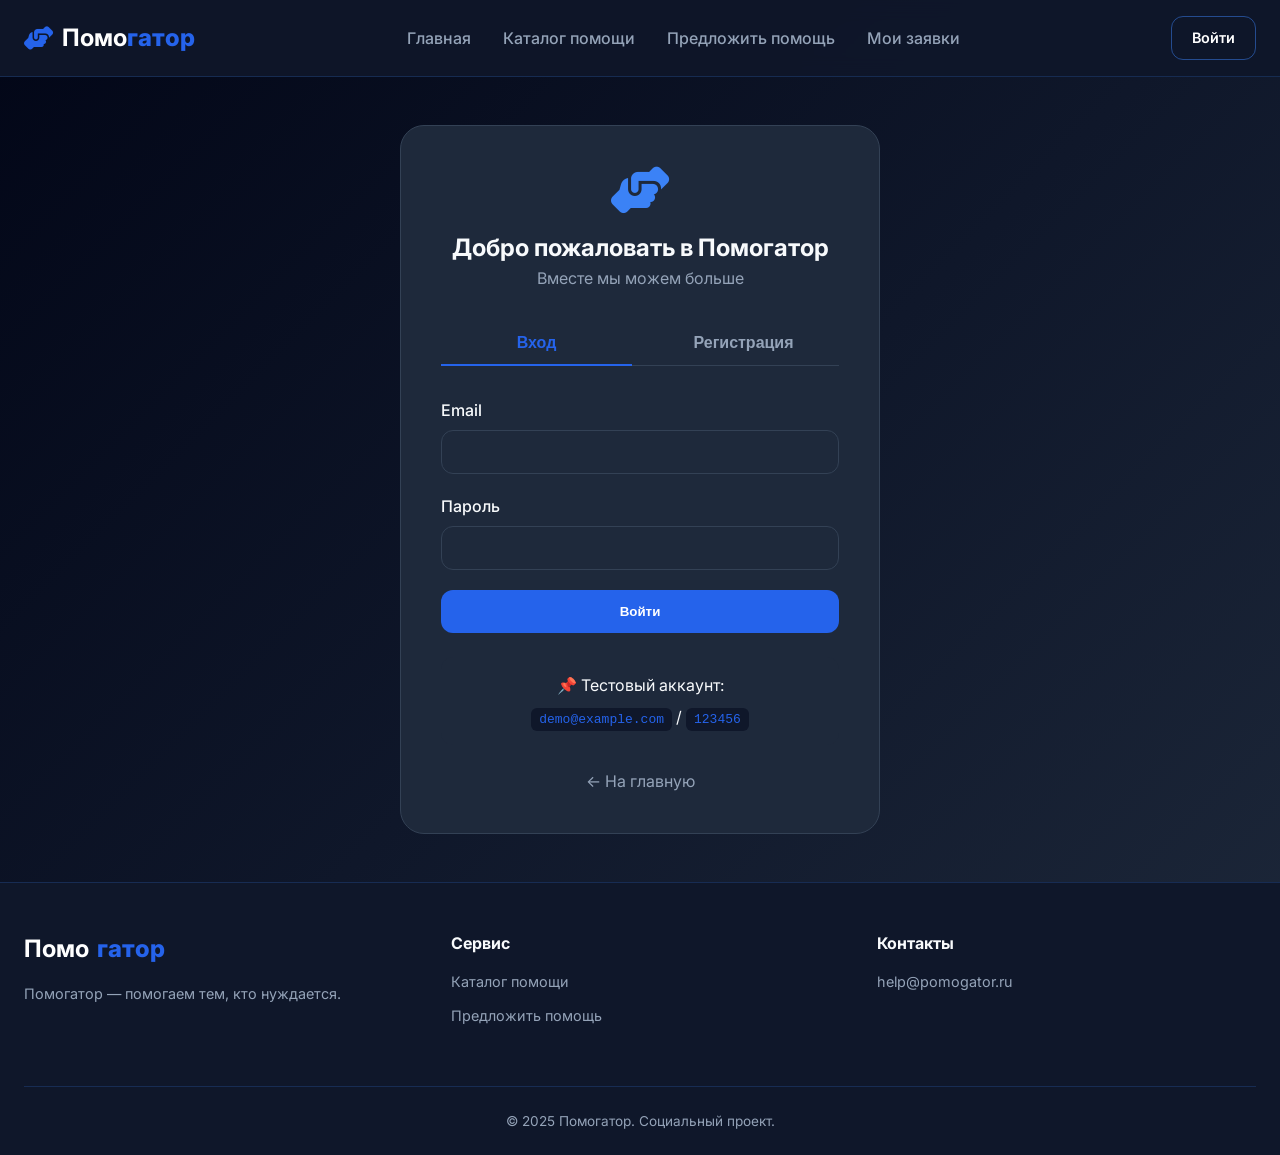
<file: profile.html>
<!DOCTYPE html>
<html lang="ru">
<head>
    <meta charset="UTF-8">
    <meta name="viewport" content="width=device-width, initial-scale=1.0">
    <title>Профиль | OneTime</title>
    <link rel="stylesheet" href="css/style.css">
    <link href="https://fonts.googleapis.com/css2?family=Inter:wght@300;400;500;600;700;800&display=swap" rel="stylesheet">
    <link rel="stylesheet" href="https://cdnjs.cloudflare.com/ajax/libs/font-awesome/6.4.0/css/all.min.css">
</head>
<body>
    <header class="header">
        <nav class="nav container">
            <a href="index.html" class="logo">
                <i class="fas fa-exchange-alt"></i>
                <span>One<span class="accent">Time</span></span>
            </a>
            <div class="nav-links">
                <a href="index.html">Главная</a>
                <a href="catalog.html">Каталог</a>
                <a href="create-listing.html">Сдать вещь</a>
                <a href="bookings.html">Мои бронирования</a>
            </div>
            <div class="nav-user" id="navUser">
                <a href="login.html" class="btn btn-outline" id="loginBtn">Войти</a>
                <div class="user-menu hidden" id="userMenu">
                    <img src="https://ui-avatars.com/api/?background=7c3aed&color=fff&bold=true" alt="avatar" class="avatar" style="width: 40px; height: 40px; border-radius: 50%;">
                    <span id="userName"></span>
                    <i class="fas fa-chevron-down"></i>
                    <div class="dropdown">
                        <a href="profile.html"><i class="fas fa-user"></i> Профиль</a>
                        <a href="bookings.html"><i class="fas fa-calendar"></i> Бронирования</a>
                        <a href="#" id="logoutBtn"><i class="fas fa-sign-out-alt"></i> Выйти</a>
                    </div>
                </div>
            </div>
        </nav>
    </header>

    <main>
        <div class="page-header">
            <div class="container">
                <h1>Личный кабинет</h1>
                <p>Управляйте своими данными и объявлениями</p>
            </div>
        </div>

        <section class="profile-section">
            <div class="container">
                <div class="profile-layout">
                    <aside class="profile-sidebar">
                        <div class="profile-avatar">
                            <img src="https://ui-avatars.com/api/?background=7c3aed&color=fff&size=128&bold=true" alt="avatar" style="width: 120px; height: 120px; border-radius: 50%;">
                        </div>
                        <div class="profile-info">
                            <h3 id="profileName">Загрузка...</h3>
                            <p id="profileEmail">загрузка...</p>
                            <div class="profile-stats">
                                <div class="stat">
                                    <span id="listingsCount">0</span>
                                    <label>Объявлений</label>
                                </div>
                                <div class="stat">
                                    <span id="reviewsCount">0</span>
                                    <label>Отзывов</label>
                                </div>
                                <div class="stat">
                                    <span id="ratingValue">0</span>
                                    <label>Рейтинг</label>
                                </div>
                            </div>
                        </div>
                    </aside>

                    <div class="profile-content">
                        <div class="profile-tabs">
                            <button class="tab-btn active" data-tab="listings">Мои объявления</button>
                            <button class="tab-btn" data-tab="reviews">Отзывы</button>
                            <button class="tab-btn" data-tab="settings">Настройки</button>
                        </div>

                        <div class="tab-content active" id="listingsTab">
                            <div id="userListings" class="user-listings">
                                <div style="text-align: center; padding: 40px;">
                                    <i class="fas fa-spinner fa-spin"></i> Загрузка...
                                </div>
                            </div>
                        </div>

                        <div class="tab-content" id="reviewsTab">
                            <div id="userReviews" class="user-reviews">
                                <div style="text-align: center; padding: 40px;">
                                    <i class="fas fa-star" style="font-size: 48px; color: var(--text-muted); margin-bottom: 16px;"></i>
                                    <p>У вас пока нет отзывов</p>
                                </div>
                            </div>
                        </div>

                        <div class="tab-content" id="settingsTab">
                            <div class="settings-form">
                                <h3>Редактировать профиль</h3>
                                <form id="profileForm">
                                    <div class="form-group">
                                        <label>Имя</label>
                                        <input type="text" id="editName" class="form-control">
                                    </div>
                                    <div class="form-group">
                                        <label>Телефон</label>
                                        <input type="tel" id="editPhone" class="form-control">
                                    </div>
                                    <div class="form-group">
                                        <label>Адрес</label>
                                        <input type="text" id="editAddress" class="form-control" placeholder="Город, улица">
                                    </div>
                                    <button type="submit" class="btn btn-primary">Сохранить изменения</button>
                                </form>
                            </div>
                        </div>
                    </div>
                </div>
            </div>
        </section>
    </main>

    <footer class="footer">
        <div class="container">
            <div class="footer-content">
                <div class="footer-brand">
                    <a href="index.html" class="logo">One<span class="accent">Time</span></a>
                    <p>OneTime — сервис аренды вещей на один раз.</p>
                </div>
                <div class="footer-links">
                    <h4>Сервис</h4>
                    <a href="catalog.html">Каталог</a>
                    <a href="create-listing.html">Сдать вещь</a>
                </div>
                <div class="footer-links">
                    <h4>Контакты</h4>
                    <a href="mailto:support@onetime.ru">support@onetime.ru</a>
                </div>
            </div>
            <div class="footer-bottom">
                <p>&copy; 2025 OneTime. Все права защищены.</p>
            </div>
        </div>
    </footer>

    <script src="js/app.js"></script>
    <script>
        // Функция для загрузки профиля
        function loadProfileData() {
            const currentUser = JSON.parse(localStorage.getItem('currentUser'));
            const items = JSON.parse(localStorage.getItem('items')) || [];
            
            console.log('Текущий пользователь:', currentUser);
            
            if (!currentUser) {
                window.location.href = 'login.html';
                return;
            }
            
            // Обновляем информацию о пользователе
            document.getElementById('profileName').textContent = currentUser.name || 'Без имени';
            document.getElementById('profileEmail').textContent = currentUser.email || 'email@example.com';
            
            // Считаем объявления пользователя
            const userItems = items.filter(item => item.ownerId === currentUser.id);
            document.getElementById('listingsCount').textContent = userItems.length;
            document.getElementById('reviewsCount').textContent = currentUser.reviewsCount || 0;
            document.getElementById('ratingValue').textContent = currentUser.rating || 'Нет';
            
            // Заполняем форму настроек
            document.getElementById('editName').value = currentUser.name || '';
            document.getElementById('editPhone').value = currentUser.phone || '';
            document.getElementById('editAddress').value = currentUser.address || '';
            
            // Загружаем объявления пользователя
            const listingsContainer = document.getElementById('userListings');
            if (userItems.length === 0) {
                listingsContainer.innerHTML = `
                    <div style="text-align: center; padding: 40px;">
                        <i class="fas fa-box-open" style="font-size: 48px; color: var(--text-muted); margin-bottom: 16px;"></i>
                        <p>У вас пока нет объявлений</p>
                        <a href="create-listing.html" class="btn btn-primary" style="margin-top: 16px;">Создать объявление</a>
                    </div>
                `;
            } else {
                listingsContainer.innerHTML = userItems.map(item => `
                    <div style="background: var(--card-bg); border-radius: 12px; padding: 16px; margin-bottom: 12px; display: flex; justify-content: space-between; align-items: center; border: 1px solid var(--border);">
                        <div>
                            <h4 style="margin-bottom: 8px;">${item.title}</h4>
                            <p style="color: var(--text-muted); font-size: 0.85rem;">${item.priceDay} ₽/день | Залог: ${item.deposit} ₽</p>
                            <span style="display: inline-block; padding: 2px 8px; background: ${item.available ? '#10b981' : '#ef4444'}; border-radius: 20px; font-size: 0.7rem; color: white;">${item.available ? 'Доступна' : 'В аренде'}</span>
                        </div>
                        <div>
                            <button onclick="deleteItem('${item.id}')" style="background: none; border: none; color: var(--danger); cursor: pointer; font-size: 1.2rem;">
                                <i class="fas fa-trash"></i>
                            </button>
                        </div>
                    </div>
                `).join('');
            }
        }
        
        // Функция удаления объявления
        window.deleteItem = function(itemId) {
            if (confirm('Удалить это объявление?')) {
                let items = JSON.parse(localStorage.getItem('items')) || [];
                items = items.filter(i => i.id !== itemId);
                localStorage.setItem('items', JSON.stringify(items));
                showNotification('Объявление удалено', 'success');
                loadProfileData();
            }
        };
        
        // Функция уведомлений
        function showNotification(message, type) {
            const notification = document.createElement('div');
            notification.textContent = message;
            notification.style.cssText = `
                position: fixed;
                bottom: 20px;
                right: 20px;
                padding: 12px 24px;
                border-radius: 12px;
                background: ${type === 'success' ? '#10b981' : '#ef4444'};
                color: white;
                z-index: 10000;
                font-weight: 500;
            `;
            document.body.appendChild(notification);
            setTimeout(() => notification.remove(), 3000);
        }
        
        // Сохранение настроек профиля
        document.getElementById('profileForm').addEventListener('submit', function(e) {
            e.preventDefault();
            
            const currentUser = JSON.parse(localStorage.getItem('currentUser'));
            if (!currentUser) return;
            
            // Обновляем данные пользователя
            currentUser.name = document.getElementById('editName').value;
            currentUser.phone = document.getElementById('editPhone').value;
            currentUser.address = document.getElementById('editAddress').value;
            
            // Обновляем в массиве users
            let users = JSON.parse(localStorage.getItem('users')) || [];
            const userIndex = users.findIndex(u => u.id === currentUser.id);
            if (userIndex !== -1) {
                users[userIndex] = currentUser;
            }
            localStorage.setItem('users', JSON.stringify(users));
            localStorage.setItem('currentUser', JSON.stringify(currentUser));
            
            // Обновляем отображение
            document.getElementById('profileName').textContent = currentUser.name;
            showNotification('Профиль обновлен', 'success');
        });
        
        // Переключение вкладок
        const tabs = document.querySelectorAll('.tab-btn');
        tabs.forEach(tab => {
            tab.addEventListener('click', () => {
                tabs.forEach(t => t.classList.remove('active'));
                tab.classList.add('active');
                document.querySelectorAll('.tab-content').forEach(content => {
                    content.classList.remove('active');
                });
                document.getElementById(tab.dataset.tab + 'Tab').classList.add('active');
            });
        });
        
        // Загрузка профиля при открытии страницы
        document.addEventListener('DOMContentLoaded', () => {
            // Обновляем навигацию
            const currentUser = JSON.parse(localStorage.getItem('currentUser'));
            const loginBtn = document.getElementById('loginBtn');
            const userMenu = document.getElementById('userMenu');
            const userNameSpan = document.getElementById('userName');
            
            if (currentUser) {
                if (loginBtn) loginBtn.classList.add('hidden');
                if (userMenu) {
                    userMenu.classList.remove('hidden');
                    if (userNameSpan) userNameSpan.textContent = currentUser.name;
                }
            }
            
            // Кнопка выхода
            document.getElementById('logoutBtn')?.addEventListener('click', (e) => {
                e.preventDefault();
                localStorage.removeItem('currentUser');
                window.location.href = 'index.html';
            });
            
            // Загружаем данные профиля
            loadProfileData();
        });
    </script>
</body>
</html>
</file>
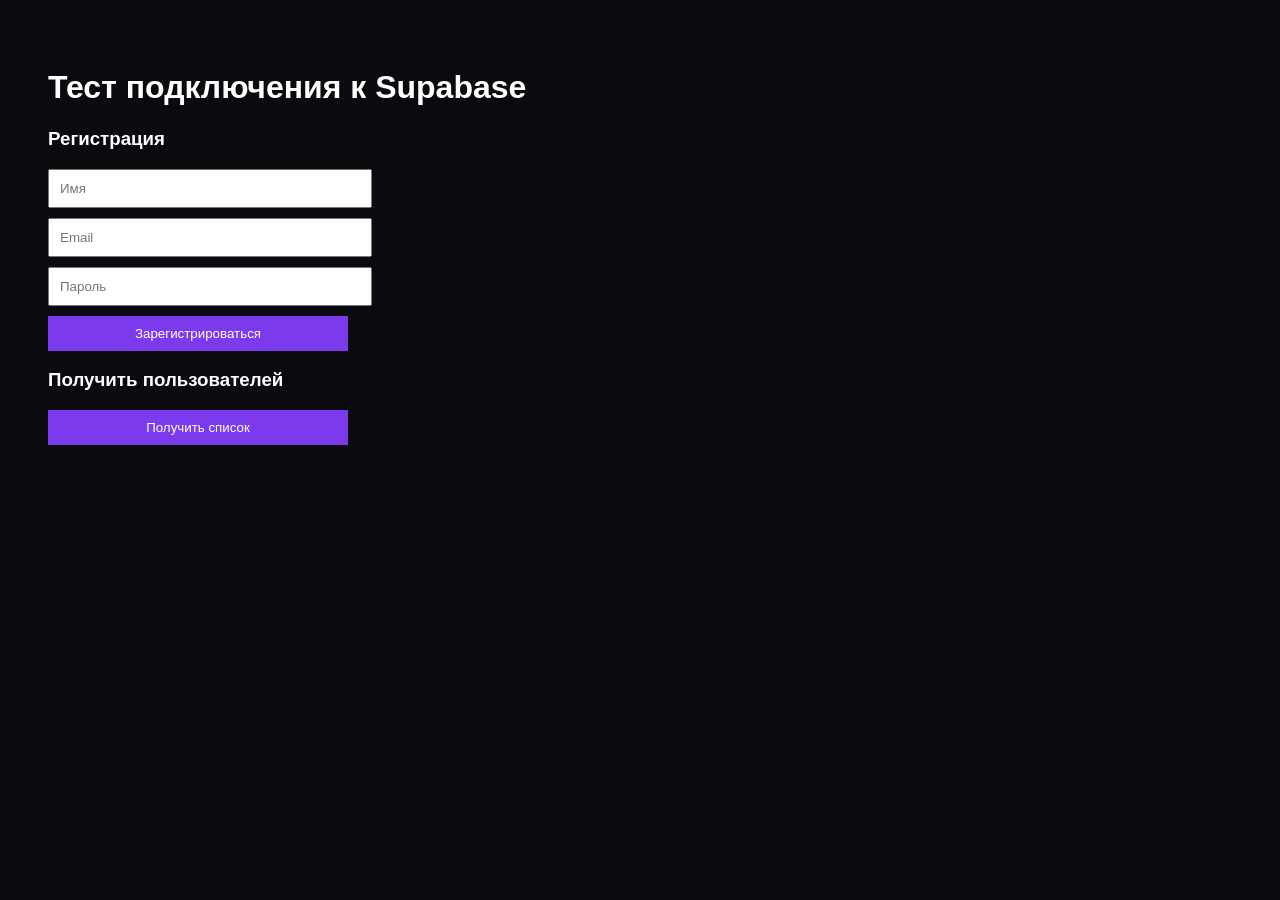
<file: test-supabase.html>
<!DOCTYPE html>
<html>
<head>
    <meta charset="UTF-8">
    <title>Тест Supabase</title>
    <style>
        body { font-family: Arial; padding: 40px; background: #0a0a0f; color: white; }
        input, button { padding: 10px; margin: 10px 0; display: block; width: 300px; }
        button { background: #7c3aed; color: white; border: none; cursor: pointer; }
        .success { color: #10b981; }
        .error { color: #ef4444; }
    </style>
</head>
<body>
    <h1>Тест подключения к Supabase</h1>
    
    <h3>Регистрация</h3>
    <input type="text" id="name" placeholder="Имя">
    <input type="email" id="email" placeholder="Email">
    <input type="password" id="password" placeholder="Пароль">
    <button onclick="testRegister()">Зарегистрироваться</button>
    
    <h3>Получить пользователей</h3>
    <button onclick="getUsers()">Получить список</button>
    
    <div id="result"></div>

    <script>
        // ВСТАВЬТЕ ВАШИ КЛЮЧИ ИЗ SUPABASE
        const SUPABASE_URL = 'https://ВАШ_ПРОЕКТ.supabase.co';
        const SUPABASE_ANON_KEY = 'ВАШ_ANON_KEY';
        
        async function testRegister() {
            const name = document.getElementById('name').value;
            const email = document.getElementById('email').value;
            const password = document.getElementById('password').value;
            
            document.getElementById('result').innerHTML = '⏳ Отправка...';
            
            try {
                const response = await fetch(`${SUPABASE_URL}/rest/v1/users`, {
                    method: 'POST',
                    headers: {
                        'apikey': SUPABASE_ANON_KEY,
                        'Authorization': `Bearer ${SUPABASE_ANON_KEY}`,
                        'Content-Type': 'application/json',
                        'Prefer': 'return=representation'
                    },
                    body: JSON.stringify({
                        name: name,
                        email: email,
                        password: password,
                        created_at: new Date().toISOString()
                    })
                });
                
                const result = await response.json();
                console.log('Ответ:', response.status, result);
                
                if (response.ok) {
                    document.getElementById('result').innerHTML = `<span class="success">✅ Успешно! Пользователь создан</span>`;
                } else {
                    document.getElementById('result').innerHTML = `<span class="error">❌ Ошибка: ${JSON.stringify(result)}</span>`;
                }
            } catch(error) {
                document.getElementById('result').innerHTML = `<span class="error">❌ Ошибка: ${error.message}</span>`;
            }
        }
        
        async function getUsers() {
            try {
                const response = await fetch(`${SUPABASE_URL}/rest/v1/users?select=*`, {
                    headers: {
                        'apikey': SUPABASE_ANON_KEY,
                        'Authorization': `Bearer ${SUPABASE_ANON_KEY}`
                    }
                });
                const users = await response.json();
                document.getElementById('result').innerHTML = `<pre>${JSON.stringify(users, null, 2)}</pre>`;
            } catch(error) {
                document.getElementById('result').innerHTML = `<span class="error">❌ Ошибка: ${error.message}</span>`;
            }
        }
    </script>
</body>
</html>
</file>
<file: css/style.css>
* {
    margin: 0;
    padding: 0;
    box-sizing: border-box;
}

:root {
    --primary: #2563eb;
    --primary-dark: #1d4ed8;
    --primary-light: #3b82f6;
    --accent: #3b82f6;
    --dark: #0f172a;
    --darker: #020617;
    --gray: #1e293b;
    --gray-light: #334155;
    --text: #f8fafc;
    --text-muted: #94a3b8;
    --success: #10b981;
    --warning: #f59e0b;
    --danger: #ef4444;
    --border: #334155;
    --card-bg: #1e293b;
}

body {
    font-family: 'Inter', sans-serif;
    background: linear-gradient(135deg, #020617 0%, #0f172a 50%, #1e293b 100%);
    color: var(--text);
    line-height: 1.5;
    min-height: 100vh;
}

.container {
    max-width: 1280px;
    margin: 0 auto;
    padding: 0 24px;
}

/* Header */
.header {
    background: rgba(15, 23, 42, 0.95);
    backdrop-filter: blur(10px);
    border-bottom: 1px solid rgba(59, 130, 246, 0.2);
    position: sticky;
    top: 0;
    z-index: 100;
}

.nav {
    display: flex;
    justify-content: space-between;
    align-items: center;
    padding: 16px 24px;
}

.logo {
    display: flex;
    align-items: center;
    gap: 8px;
    font-size: 1.5rem;
    font-weight: 700;
    color: white;
    text-decoration: none;
}

.logo i {
    color: var(--primary);
}

.accent {
    color: var(--primary);
    font-weight: 800;
}

.nav-links {
    display: flex;
    gap: 32px;
}

.nav-links a {
    color: var(--text-muted);
    text-decoration: none;
    font-weight: 500;
    transition: all 0.3s;
}

.nav-links a:hover,
.nav-links a.active {
    color: var(--primary);
}

.nav-user {
    position: relative;
}

.user-menu {
    display: flex;
    align-items: center;
    gap: 12px;
    cursor: pointer;
    position: relative;
}

.user-menu .avatar {
    width: 40px;
    height: 40px;
    border-radius: 50%;
    object-fit: cover;
    border: 2px solid var(--primary);
}

.user-menu .dropdown {
    position: absolute;
    top: 100%;
    right: 0;
    background: #1e293b;
    border: 1px solid rgba(59, 130, 246, 0.3);
    backdrop-filter: blur(10px);
    border-radius: 12px;
    padding: 8px 0;
    min-width: 180px;
    opacity: 0;
    visibility: hidden;
    transform: translateY(-10px);
    transition: all 0.3s;
    z-index: 10;
}

.user-menu:hover .dropdown {
    opacity: 1;
    visibility: visible;
    transform: translateY(0);
}

.dropdown a {
    display: flex;
    align-items: center;
    gap: 12px;
    padding: 10px 16px;
    color: var(--text);
    text-decoration: none;
    transition: background 0.3s;
}

.dropdown a:hover {
    background: rgba(59, 130, 246, 0.1);
}

/* Buttons */
.btn {
    display: inline-flex;
    align-items: center;
    gap: 8px;
    padding: 10px 20px;
    border-radius: 12px;
    font-weight: 600;
    text-decoration: none;
    transition: all 0.3s;
    cursor: pointer;
    border: none;
    font-size: 0.9rem;
}

.btn-primary {
    background: linear-gradient(135deg, #3b82f6, #2563eb);
    color: white;
}

.btn-primary:hover {
    transform: translateY(-2px);
    box-shadow: 0 10px 25px -5px rgba(37, 99, 235, 0.4);
}

.btn-outline {
    background: transparent;
    border: 1px solid rgba(59, 130, 246, 0.5);
    color: white;
}

.btn-outline:hover {
    border-color: var(--primary);
    background: rgba(59, 130, 246, 0.1);
    color: var(--primary);
}

.btn-outline-light {
    background: transparent;
    border: 1px solid rgba(255, 255, 255, 0.2);
    color: white;
}

.btn-outline-light:hover {
    background: rgba(255, 255, 255, 0.1);
    border-color: rgba(255, 255, 255, 0.3);
}

.btn-full {
    width: 100%;
    justify-content: center;
}

/* Hero Section */
.hero {
    background: linear-gradient(135deg, #020617 0%, #0f172a 50%, #1e293b 100%);
    padding: 80px 0;
    text-align: center;
    position: relative;
    overflow: hidden;
}

.hero::before {
    content: '';
    position: absolute;
    top: 0;
    left: 0;
    right: 0;
    bottom: 0;
    background: radial-gradient(circle at 30% 50%, rgba(37, 99, 235, 0.1) 0%, transparent 50%);
    pointer-events: none;
}

.hero h1 {
    font-size: 3.5rem;
    font-weight: 800;
    margin-bottom: 24px;
    background: linear-gradient(135deg, #ffffff 0%, #3b82f6 100%);
    background-clip: text;
    -webkit-background-clip: text;
    color: transparent;
}

.hero p {
    font-size: 1.2rem;
    color: var(--text-muted);
    max-width: 600px;
    margin: 0 auto 32px;
}

.hero-buttons {
    display: flex;
    gap: 16px;
    justify-content: center;
    margin-bottom: 48px;
}

.hero-stats {
    display: flex;
    justify-content: center;
    gap: 48px;
}

.stat {
    text-align: center;
}

.stat-number {
    display: block;
    font-size: 2rem;
    font-weight: 700;
    background: linear-gradient(135deg, #3b82f6, #60a5fa);
    background-clip: text;
    -webkit-background-clip: text;
    color: transparent;
}

.stat-label {
    color: var(--text-muted);
    font-size: 0.9rem;
}

/* Search Section */
.search-section {
    margin-top: -32px;
    margin-bottom: 48px;
}

.search-card {
    background: rgba(30, 41, 59, 0.9);
    backdrop-filter: blur(10px);
    border: 1px solid rgba(59, 130, 246, 0.2);
    border-radius: 24px;
    padding: 24px;
}

.search-input-group {
    position: relative;
    margin-bottom: 16px;
}

.search-input-group i {
    position: absolute;
    left: 16px;
    top: 50%;
    transform: translateY(-50%);
    color: var(--text-muted);
}

.search-input-group input {
    width: 100%;
    padding: 16px 16px 16px 48px;
    background: rgba(15, 23, 42, 0.8);
    border: 1px solid rgba(59, 130, 246, 0.3);
    border-radius: 16px;
    color: white;
    font-size: 1rem;
}

.search-input-group input:focus {
    outline: none;
    border-color: var(--primary);
    box-shadow: 0 0 0 3px rgba(37, 99, 235, 0.2);
}

.search-filters {
    display: flex;
    gap: 16px;
}

.search-filters select {
    flex: 1;
    padding: 12px 16px;
    background: rgba(15, 23, 42, 0.8);
    border: 1px solid rgba(59, 130, 246, 0.3);
    border-radius: 12px;
    color: white;
    cursor: pointer;
}

/* Categories */
.categories {
    padding: 48px 0;
}

.section-title {
    font-size: 2rem;
    font-weight: 700;
    margin-bottom: 32px;
    text-align: center;
}

.categories-grid {
    display: grid;
    grid-template-columns: repeat(auto-fit, minmax(120px, 1fr));
    gap: 16px;
}

.category-card {
    background: rgba(30, 41, 59, 0.8);
    backdrop-filter: blur(10px);
    border: 1px solid rgba(59, 130, 246, 0.2);
    border-radius: 16px;
    padding: 24px;
    text-align: center;
    cursor: pointer;
    transition: all 0.3s;
}

.category-card:hover {
    border-color: var(--primary);
    transform: translateY(-4px);
    box-shadow: 0 20px 25px -5px rgba(0, 0, 0, 0.3);
}

.category-card i {
    font-size: 2rem;
    color: var(--primary);
    margin-bottom: 12px;
}

.category-card span {
    display: block;
    font-weight: 500;
}

/* Items Grid */
.items-grid {
    display: grid;
    grid-template-columns: repeat(auto-fill, minmax(280px, 1fr));
    gap: 24px;
    margin-top: 32px;
}

.item-card {
    background: rgba(30, 41, 59, 0.8);
    backdrop-filter: blur(10px);
    border-radius: 20px;
    overflow: hidden;
    border: 1px solid rgba(59, 130, 246, 0.2);
    transition: all 0.3s;
    cursor: pointer;
}

.item-card:hover {
    transform: translateY(-4px);
    border-color: var(--primary);
    box-shadow: 0 20px 25px -5px rgba(0, 0, 0, 0.3);
}

.item-image {
    height: 200px;
    background-size: cover;
    background-position: center;
    position: relative;
}

.item-category {
    position: absolute;
    top: 12px;
    left: 12px;
    background: rgba(0,0,0,0.7);
    padding: 4px 12px;
    border-radius: 20px;
    font-size: 0.75rem;
}

.item-info {
    padding: 16px;
}

.item-title {
    font-weight: 600;
    font-size: 1.1rem;
    margin-bottom: 8px;
}

.item-price {
    color: #10b981;
    font-weight: 700;
    margin-bottom: 8px;
}

.item-deposit {
    color: var(--text-muted);
    font-size: 0.8rem;
}

.item-rating {
    display: flex;
    align-items: center;
    gap: 4px;
    margin-top: 8px;
    color: var(--warning);
    font-size: 0.85rem;
}

/* Section Header */
.section-header {
    display: flex;
    justify-content: space-between;
    align-items: center;
    margin-bottom: 32px;
}

.view-all {
    color: var(--primary);
    text-decoration: none;
    display: flex;
    align-items: center;
    gap: 8px;
}

/* How It Works */
.how-it-works {
    padding: 80px 0;
    background: rgba(15, 23, 42, 0.5);
}

.steps {
    display: grid;
    grid-template-columns: repeat(auto-fit, minmax(240px, 1fr));
    gap: 32px;
    text-align: center;
}

.step-icon {
    width: 80px;
    height: 80px;
    background: linear-gradient(135deg, #3b82f6, #2563eb);
    border-radius: 50%;
    display: flex;
    align-items: center;
    justify-content: center;
    margin: 0 auto 20px;
    box-shadow: 0 10px 20px -5px rgba(37, 99, 235, 0.3);
}

.step-icon i {
    font-size: 2rem;
    color: white;
}

.step h3 {
    margin-bottom: 12px;
}

.step p {
    color: var(--text-muted);
}

/* Features */
.features {
    padding: 80px 0;
}

.features-grid {
    display: grid;
    grid-template-columns: repeat(auto-fit, minmax(250px, 1fr));
    gap: 32px;
}

.feature {
    text-align: center;
    padding: 24px;
    background: rgba(30, 41, 59, 0.8);
    backdrop-filter: blur(10px);
    border: 1px solid rgba(59, 130, 246, 0.2);
    border-radius: 20px;
}

.feature i {
    font-size: 2.5rem;
    color: var(--primary);
    margin-bottom: 16px;
}

.feature h3 {
    margin-bottom: 12px;
}

.feature p {
    color: var(--text-muted);
}

/* Footer */
.footer {
    background: #0f172a;
    border-top: 1px solid rgba(59, 130, 246, 0.2);
    padding: 48px 0 24px;
}

.footer-content {
    display: grid;
    grid-template-columns: repeat(auto-fit, minmax(200px, 1fr));
    gap: 48px;
    margin-bottom: 48px;
}

.footer-brand p {
    margin-top: 16px;
    color: var(--text-muted);
    font-size: 0.9rem;
}

.footer-links h4 {
    margin-bottom: 16px;
}

.footer-links a {
    display: block;
    color: var(--text-muted);
    text-decoration: none;
    margin-bottom: 12px;
    font-size: 0.9rem;
}

.footer-links a:hover {
    color: var(--primary);
}

.socials {
    display: flex;
    gap: 16px;
    margin-top: 16px;
}

.socials a {
    font-size: 1.2rem;
}

.footer-bottom {
    text-align: center;
    padding-top: 24px;
    border-top: 1px solid rgba(59, 130, 246, 0.2);
    color: var(--text-muted);
    font-size: 0.85rem;
}

/* Page Header */
.page-header {
    background: linear-gradient(135deg, #1e293b 0%, #0f172a 100%);
    padding: 60px 0;
    text-align: center;
    border-bottom: 1px solid rgba(59, 130, 246, 0.2);
}

.page-header h1 {
    font-size: 2.5rem;
    margin-bottom: 12px;
}

/* Catalog Layout */
.catalog-layout {
    display: grid;
    grid-template-columns: 280px 1fr;
    gap: 32px;
    padding: 48px 0;
}

.catalog-filters {
    background: rgba(30, 41, 59, 0.8);
    backdrop-filter: blur(10px);
    border-radius: 20px;
    padding: 24px;
    border: 1px solid rgba(59, 130, 246, 0.2);
    position: sticky;
    top: 100px;
}

.filter-group {
    margin-bottom: 24px;
}

.filter-group h3 {
    margin-bottom: 16px;
    font-size: 1rem;
}

.filter-categories label {
    display: flex;
    align-items: center;
    gap: 8px;
    margin-bottom: 12px;
    cursor: pointer;
}

.price-range {
    margin-top: 12px;
}

.price-range input {
    width: 100%;
    margin-bottom: 12px;
}

.price-values {
    display: flex;
    justify-content: space-between;
}

.rating-filter label {
    display: flex;
    align-items: center;
    gap: 8px;
    margin-bottom: 12px;
    cursor: pointer;
}

.catalog-header {
    display: flex;
    justify-content: space-between;
    align-items: center;
    margin-bottom: 24px;
}

.catalog-header select {
    padding: 8px 16px;
    background: rgba(15, 23, 42, 0.8);
    border: 1px solid rgba(59, 130, 246, 0.3);
    border-radius: 12px;
    color: white;
    cursor: pointer;
}

/* Item Details */
.item-details {
    padding: 48px 0;
}

.details-grid {
    display: grid;
    grid-template-columns: 1fr 1fr;
    gap: 48px;
}

.details-image {
    background-size: cover;
    background-position: center;
    border-radius: 24px;
    min-height: 400px;
}

.details-info h1 {
    font-size: 2rem;
    margin-bottom: 16px;
}

.details-price {
    background: rgba(30, 41, 59, 0.8);
    backdrop-filter: blur(10px);
    padding: 24px;
    border-radius: 20px;
    margin: 24px 0;
    border: 1px solid rgba(59, 130, 246, 0.2);
}

.price-row {
    display: flex;
    justify-content: space-between;
    margin-bottom: 12px;
}

.price-row .price {
    font-size: 1.5rem;
    font-weight: 700;
    color: #10b981;
}

.deposit-row {
    color: var(--text-muted);
    font-size: 0.9rem;
}

.booking-card {
    background: rgba(30, 41, 59, 0.8);
    backdrop-filter: blur(10px);
    padding: 24px;
    border-radius: 20px;
    margin-top: 24px;
    border: 1px solid rgba(59, 130, 246, 0.2);
}

.date-picker {
    width: 100%;
    padding: 12px;
    background: rgba(15, 23, 42, 0.8);
    border: 1px solid rgba(59, 130, 246, 0.3);
    border-radius: 12px;
    color: white;
    margin-bottom: 16px;
}

.total-price {
    font-size: 1.2rem;
    font-weight: 700;
    margin: 16px 0;
}

/* Reviews */
.reviews-section {
    margin-top: 48px;
}

.review-card {
    background: rgba(30, 41, 59, 0.8);
    backdrop-filter: blur(10px);
    border-radius: 16px;
    padding: 20px;
    margin-bottom: 16px;
    border: 1px solid rgba(59, 130, 246, 0.2);
}

.review-header {
    display: flex;
    justify-content: space-between;
    margin-bottom: 12px;
}

.reviewer-name {
    font-weight: 600;
}

.review-rating {
    color: var(--warning);
}

.review-text {
    color: var(--text-muted);
}

/* Profile */
.profile-layout {
    display: grid;
    grid-template-columns: 300px 1fr;
    gap: 32px;
    padding: 48px 0;
}

.profile-sidebar {
    background: rgba(30, 41, 59, 0.8);
    backdrop-filter: blur(10px);
    border-radius: 20px;
    padding: 32px;
    text-align: center;
    border: 1px solid rgba(59, 130, 246, 0.2);
}

.profile-avatar img {
    width: 120px;
    height: 120px;
    border-radius: 50%;
    margin-bottom: 16px;
    border: 3px solid var(--primary);
}

.profile-info h3 {
    margin-bottom: 8px;
}

.profile-info p {
    color: var(--text-muted);
    margin-bottom: 24px;
}

.profile-stats {
    display: flex;
    justify-content: space-around;
}

.profile-stats .stat span {
    font-size: 1.5rem;
    font-weight: 700;
    color: var(--primary);
}

.profile-stats .stat label {
    display: block;
    font-size: 0.8rem;
    color: var(--text-muted);
}

.profile-tabs {
    display: flex;
    gap: 12px;
    border-bottom: 1px solid rgba(59, 130, 246, 0.2);
    margin-bottom: 24px;
}

.tab-btn {
    padding: 12px 24px;
    background: none;
    border: none;
    color: var(--text-muted);
    cursor: pointer;
    font-weight: 500;
    transition: all 0.3s;
}

.tab-btn.active {
    color: var(--primary);
    border-bottom: 2px solid var(--primary);
}

.tab-content {
    display: none;
}

.tab-content.active {
    display: block;
}

.user-listings {
    display: grid;
    gap: 16px;
}

.listing-item {
    background: rgba(30, 41, 59, 0.8);
    backdrop-filter: blur(10px);
    border-radius: 16px;
    padding: 16px;
    display: flex;
    justify-content: space-between;
    align-items: center;
    border: 1px solid rgba(59, 130, 246, 0.2);
}

.listing-info h4 {
    margin-bottom: 4px;
}

.listing-info p {
    color: var(--text-muted);
    font-size: 0.85rem;
}

.listing-actions {
    display: flex;
    gap: 12px;
}

.listing-actions button {
    background: none;
    border: none;
    cursor: pointer;
    font-size: 1rem;
}

/* Auth */
.auth-section {
    display: flex;
    align-items: center;
    justify-content: center;
    min-height: calc(100vh - 200px);
    padding: 48px 0;
}

.auth-card {
    background: rgba(30, 41, 59, 0.8);
    backdrop-filter: blur(10px);
    border-radius: 24px;
    padding: 40px;
    max-width: 480px;
    width: 100%;
    border: 1px solid rgba(59, 130, 246, 0.2);
}

.auth-tabs {
    display: flex;
    gap: 16px;
    margin-bottom: 32px;
    border-bottom: 1px solid rgba(59, 130, 246, 0.2);
}

.auth-tab {
    padding: 12px 24px;
    background: none;
    border: none;
    color: var(--text-muted);
    cursor: pointer;
    font-weight: 600;
}

.auth-tab.active {
    color: var(--primary);
    border-bottom: 2px solid var(--primary);
}

.auth-form {
    display: none;
}

.auth-form.active {
    display: block;
}

.auth-form h2 {
    margin-bottom: 8px;
}

.auth-form p {
    color: var(--text-muted);
    margin-bottom: 24px;
}

.form-group {
    margin-bottom: 20px;
}

.form-group label {
    display: block;
    margin-bottom: 8px;
    font-weight: 500;
}

.form-control {
    width: 100%;
    padding: 12px 16px;
    background: rgba(15, 23, 42, 0.8);
    border: 1px solid rgba(59, 130, 246, 0.3);
    border-radius: 12px;
    color: white;
    font-size: 1rem;
}

.form-control:focus {
    outline: none;
    border-color: var(--primary);
    box-shadow: 0 0 0 3px rgba(37, 99, 235, 0.2);
}

.form-options {
    display: flex;
    justify-content: space-between;
    align-items: center;
    margin-bottom: 24px;
}

.checkbox {
    display: flex;
    align-items: center;
    gap: 8px;
    cursor: pointer;
}

.demo-credentials {
    margin-top: 24px;
    padding: 16px;
    background: rgba(15, 23, 42, 0.5);
    border-radius: 12px;
    text-align: center;
}

.demo-credentials code {
    color: var(--primary);
    font-size: 0.9rem;
}

/* Create Listing */
.create-listing-section {
    padding: 48px 0;
}

.create-listing-card {
    background: rgba(30, 41, 59, 0.8);
    backdrop-filter: blur(10px);
    border-radius: 24px;
    padding: 40px;
    border: 1px solid rgba(59, 130, 246, 0.2);
}

.form-row {
    display: grid;
    grid-template-columns: 1fr 1fr;
    gap: 24px;
    margin-bottom: 24px;
}

.full-width {
    grid-column: span 2;
}

/* Switch */
.switch {
    position: relative;
    display: inline-block;
    width: 50px;
    height: 24px;
}

.switch input {
    opacity: 0;
    width: 0;
    height: 0;
}

.slider {
    position: absolute;
    cursor: pointer;
    top: 0;
    left: 0;
    right: 0;
    bottom: 0;
    background-color: var(--gray);
    transition: 0.3s;
    border-radius: 34px;
}

.slider:before {
    position: absolute;
    content: "";
    height: 18px;
    width: 18px;
    left: 3px;
    bottom: 3px;
    background-color: white;
    transition: 0.3s;
    border-radius: 50%;
}

input:checked + .slider {
    background-color: var(--primary);
}

input:checked + .slider:before {
    transform: translateX(26px);
}

/* Image Upload */
.image-upload {
    border: 2px dashed rgba(59, 130, 246, 0.3);
    border-radius: 16px;
    padding: 32px;
    text-align: center;
    cursor: pointer;
}

.image-preview i {
    font-size: 3rem;
    color: var(--text-muted);
}

.image-preview p {
    margin-top: 8px;
    color: var(--text-muted);
}

/* Bookings */
.bookings-section {
    padding: 48px 0;
}

.bookings-tabs {
    display: flex;
    gap: 12px;
    margin-bottom: 32px;
    border-bottom: 1px solid rgba(59, 130, 246, 0.2);
}

.booking-tab {
    padding: 12px 24px;
    background: none;
    border: none;
    color: var(--text-muted);
    cursor: pointer;
    font-weight: 500;
}

.booking-tab.active {
    color: var(--primary);
    border-bottom: 2px solid var(--primary);
}

.booking-card {
    background: rgba(30, 41, 59, 0.8);
    backdrop-filter: blur(10px);
    border-radius: 16px;
    padding: 20px;
    margin-bottom: 16px;
    display: flex;
    justify-content: space-between;
    align-items: center;
    border: 1px solid rgba(59, 130, 246, 0.2);
}

.booking-info h4 {
    margin-bottom: 8px;
}

.booking-info p {
    color: var(--text-muted);
    font-size: 0.85rem;
    margin-bottom: 4px;
}

.booking-status {
    display: inline-block;
    padding: 4px 12px;
    border-radius: 20px;
    font-size: 0.75rem;
    font-weight: 600;
}

.status-active {
    background-color: var(--success);
    color: white;
}

.status-pending {
    background-color: var(--warning);
    color: white;
}

.status-completed {
    background-color: var(--gray-light);
    color: var(--text);
}

.status-cancelled {
    background-color: var(--danger);
    color: white;
}

.booking-actions {
    display: flex;
    gap: 12px;
}

.booking-actions button {
    padding: 8px 16px;
    border-radius: 8px;
    border: none;
    cursor: pointer;
    font-weight: 500;
}

.btn-confirm {
    background-color: var(--success);
    color: white;
}

.btn-cancel {
    background-color: var(--danger);
    color: white;
}

/* Scrollbar */
::-webkit-scrollbar {
    width: 8px;
}

::-webkit-scrollbar-track {
    background: #0f172a;
}

::-webkit-scrollbar-thumb {
    background: #3b82f6;
    border-radius: 4px;
}

::-webkit-scrollbar-thumb:hover {
    background: #2563eb;
}

/* Utilities */
.hidden {
    display: none !important;
}

.text-center {
    text-align: center;
}

.mt-4 {
    margin-top: 16px;
}

/* Free badge */
.free-badge {
    background: linear-gradient(135deg, #10b981, #059669);
    color: white;
    padding: 4px 12px;
    border-radius: 20px;
    font-size: 0.75rem;
    font-weight: 600;
    display: inline-block;
}

/* Help info */
.help-info {
    background: linear-gradient(135deg, #1e293b 0%, #0f172a 100%);
    border-left: 3px solid var(--primary);
    padding: 20px;
    border-radius: 16px;
    margin-top: 20px;
}

/* Responsive */
@media (max-width: 768px) {
    .nav {
        flex-wrap: wrap;
        gap: 16px;
    }
    
    .nav-links {
        order: 3;
        width: 100%;
        justify-content: center;
        gap: 20px;
    }
    
    .hero h1 {
        font-size: 2rem;
    }
    
    .catalog-layout {
        grid-template-columns: 1fr;
    }
    
    .profile-layout {
        grid-template-columns: 1fr;
    }
    
    .details-grid {
        grid-template-columns: 1fr;
    }
    
    .form-row {
        grid-template-columns: 1fr;
    }
    
    .full-width {
        grid-column: span 1;
    }
    
    .hero-stats {
        flex-wrap: wrap;
        gap: 24px;
    }
}

/* Item card extras */
.item-image-wrapper {
    position: relative;
    height: 200px;
    overflow: hidden;
}

.favorite-btn {
    position: absolute;
    top: 10px;
    right: 10px;
    background: white;
    border: none;
    border-radius: 50%;
    width: 36px;
    height: 36px;
    cursor: pointer;
    z-index: 10;
    display: flex;
    align-items: center;
    justify-content: center;
    transition: all 0.2s;
}

.favorite-btn:hover {
    transform: scale(1.1);
}

.favorite-btn i {
    color: #ccc;
    font-size: 1.1rem;
}

.favorite-btn i.active {
    color: #ef4444;
}

/* Select dropdown */
select option {
    background: #1e293b;
    color: white;
}

/* Radio and checkbox */
input[type="radio"],
input[type="checkbox"] {
    accent-color: var(--primary);
}
</file>
